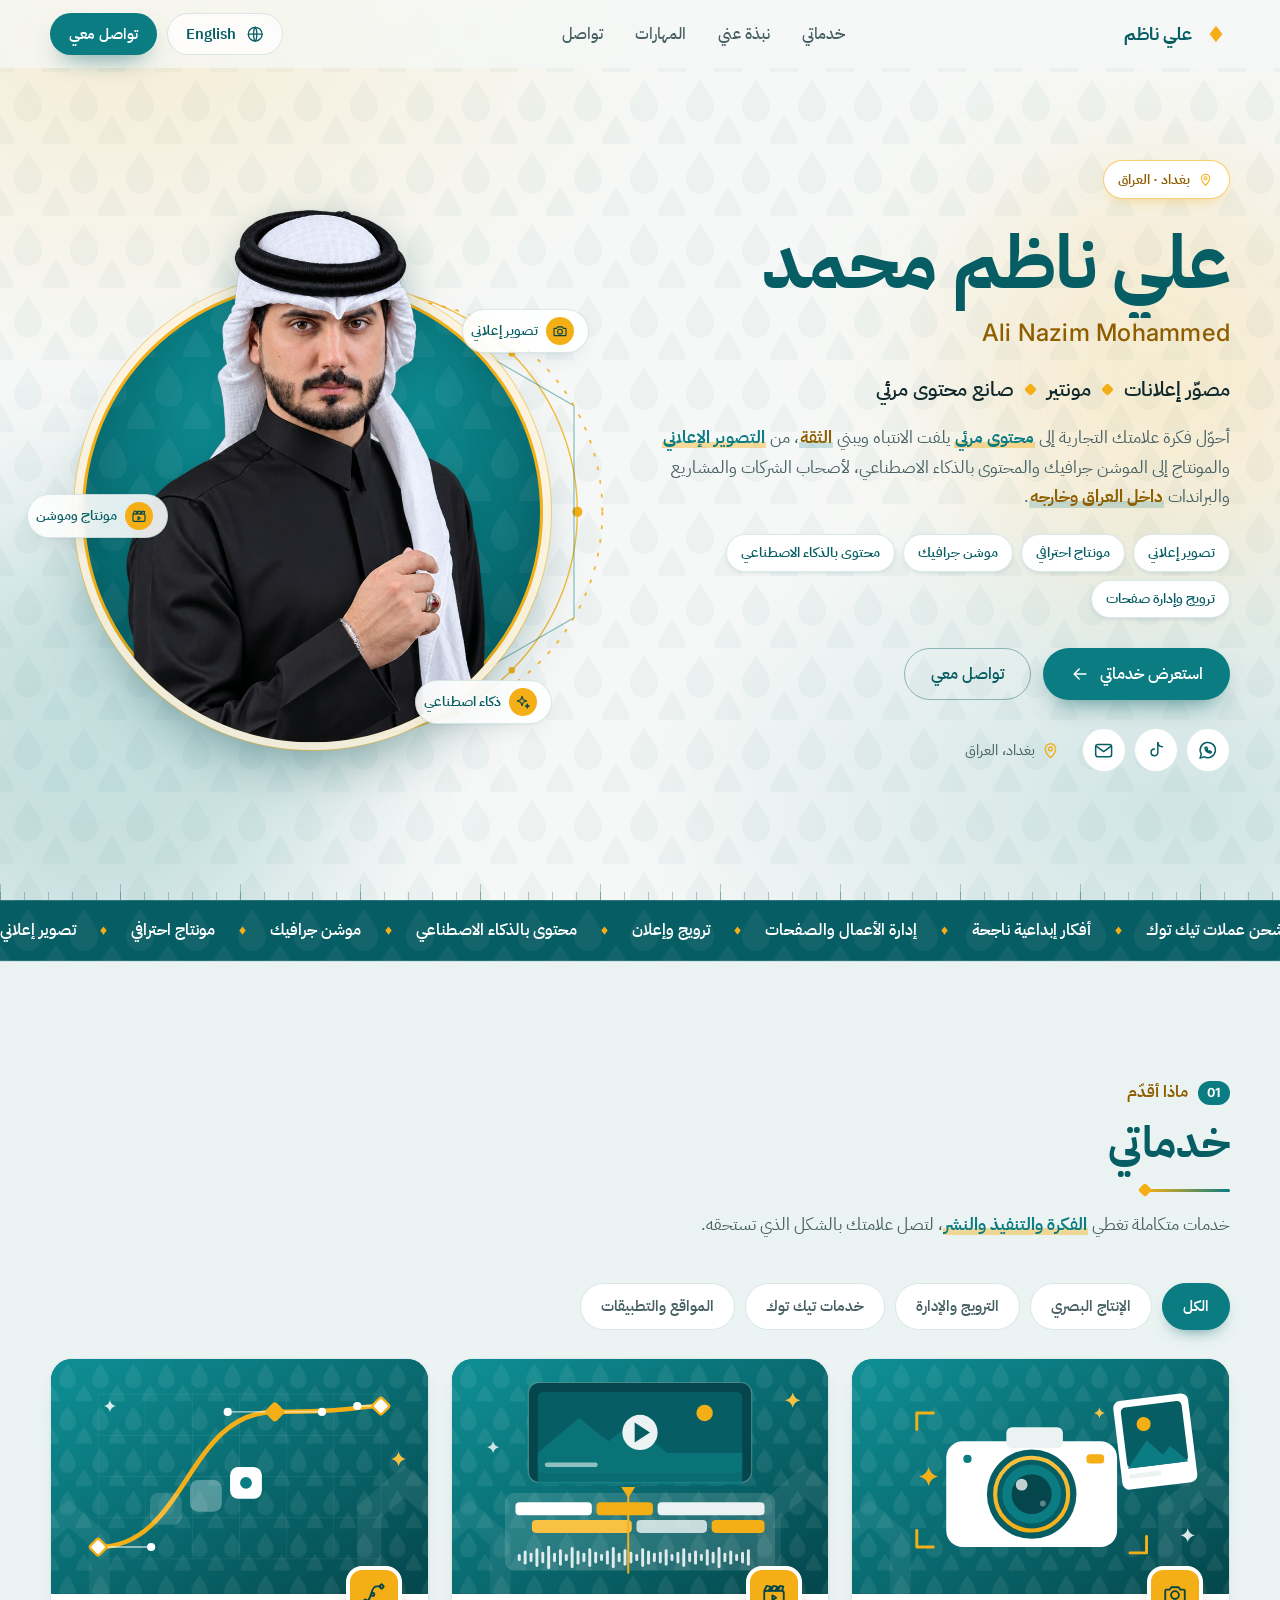
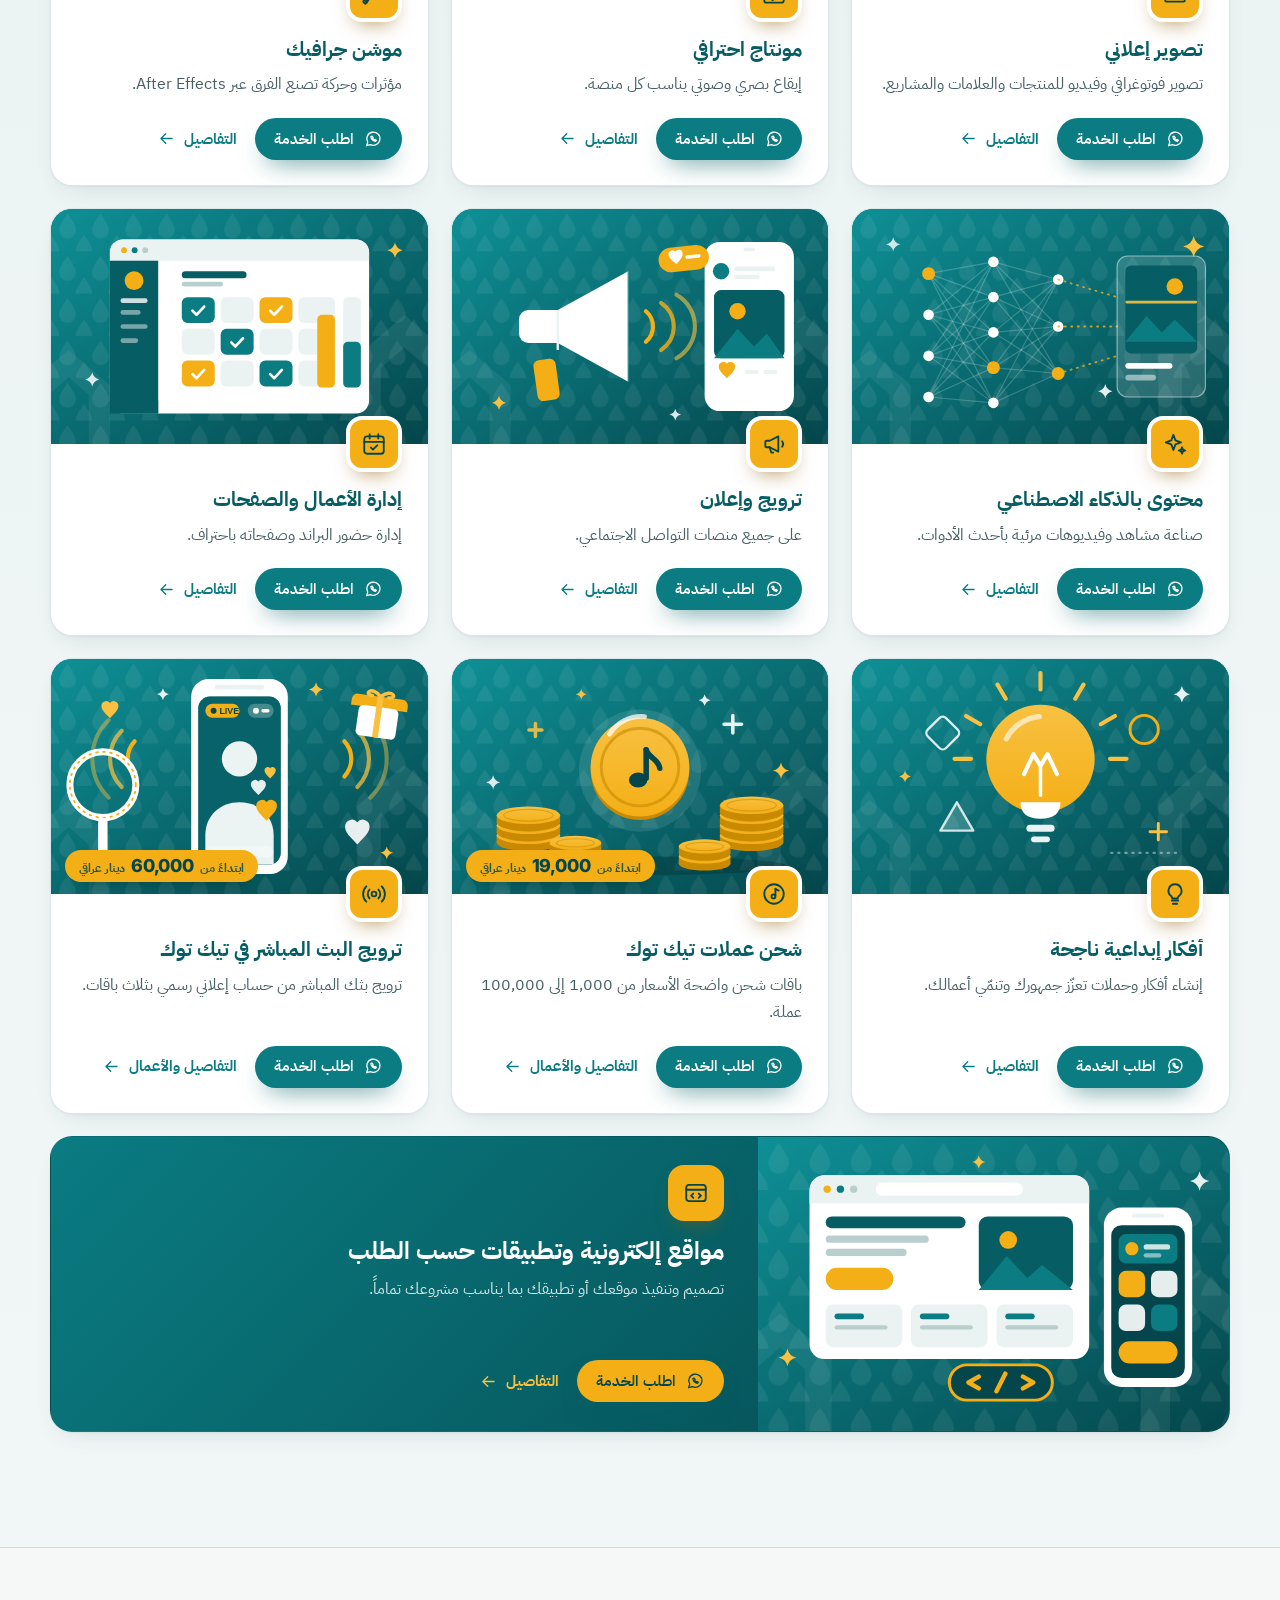
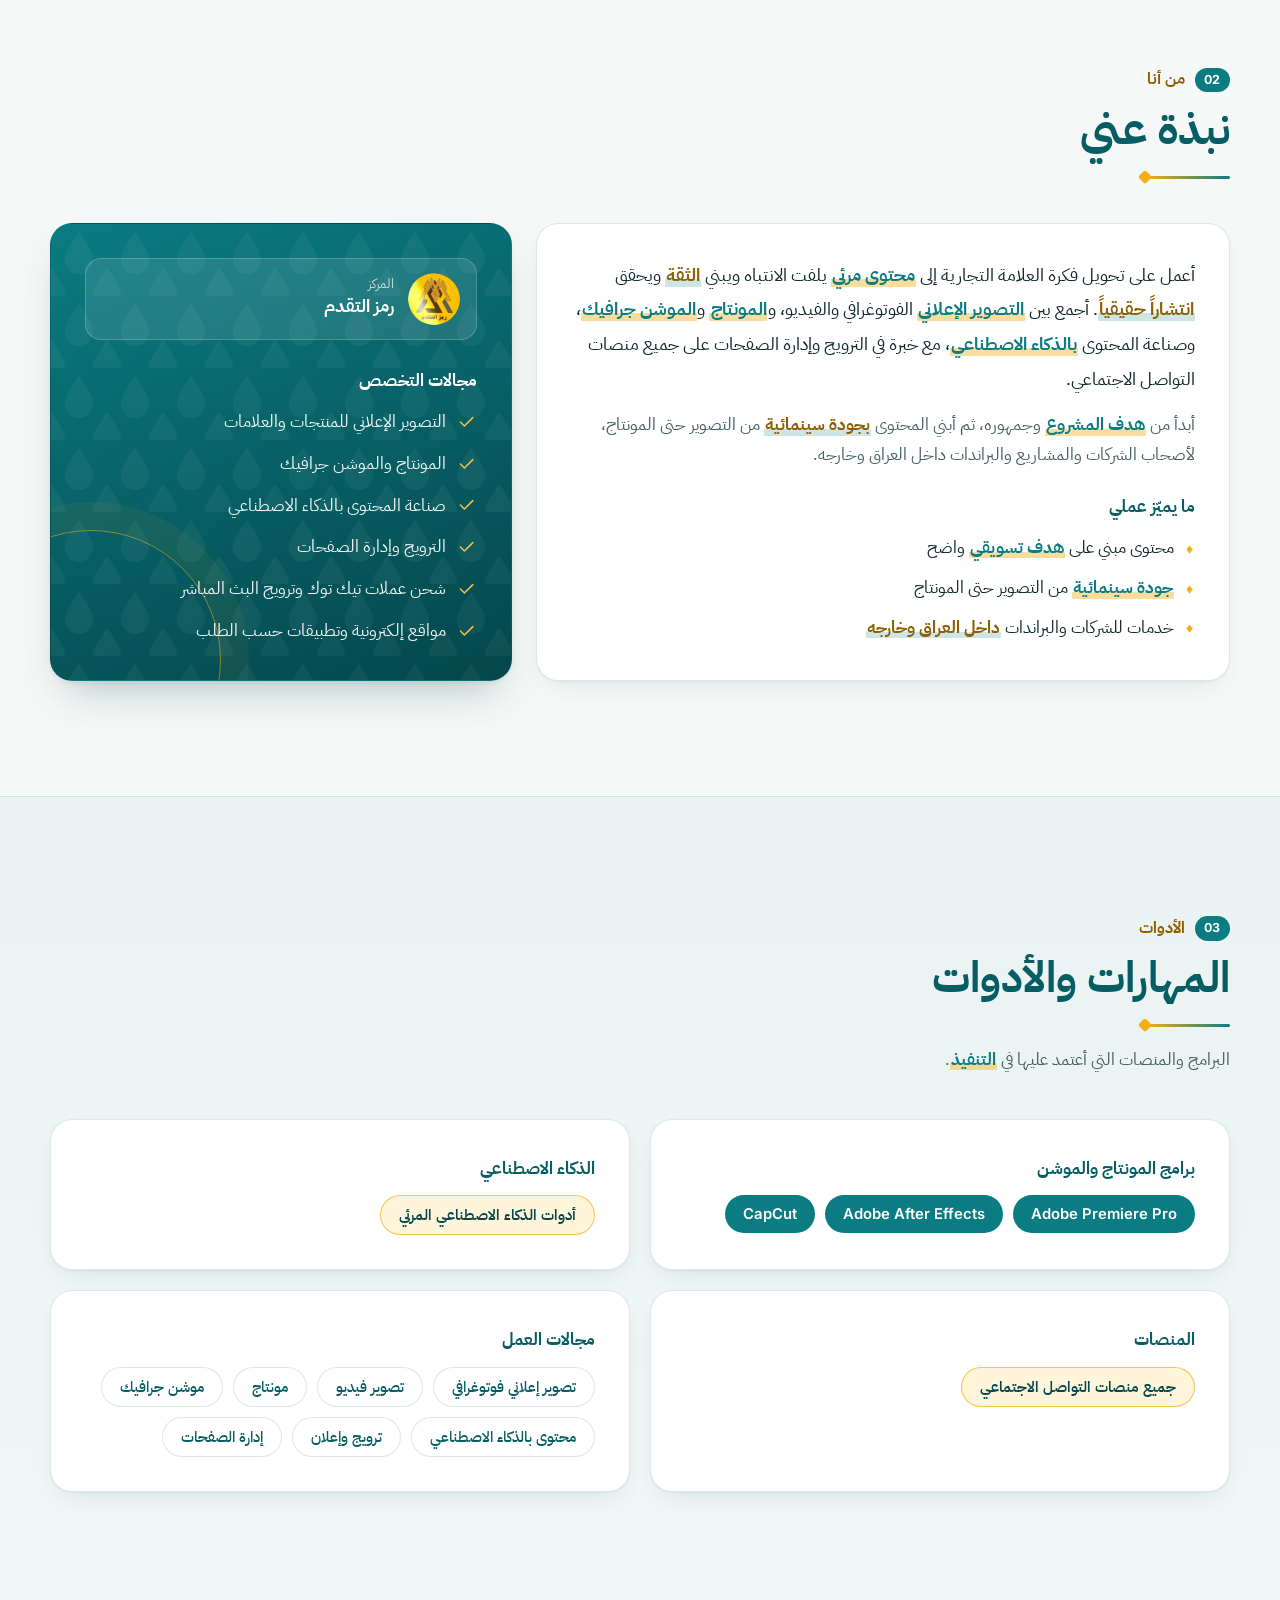
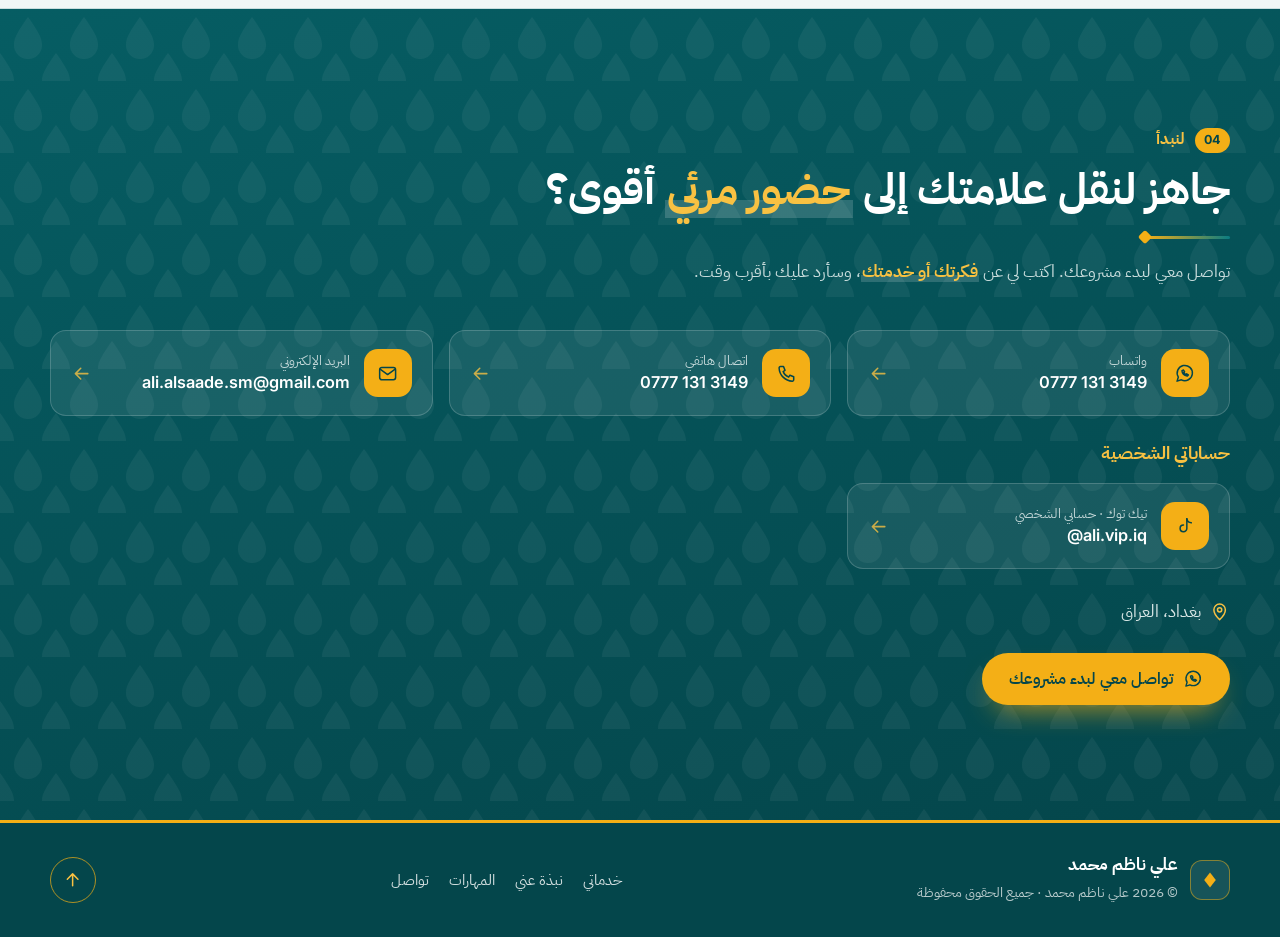
<file: index.html>
<!DOCTYPE html>
<html lang="ar" dir="rtl">
<head>
<meta charset="utf-8">
<meta name="viewport" content="width=device-width, initial-scale=1">
<title>علي ناظم محمد | مصوّر إعلانات ومونتير وصانع محتوى مرئي — بغداد</title>
<meta name="description" content="علي ناظم محمد، مصوّر إعلانات ومونتير وصانع محتوى مرئي في بغداد. تصوير إعلاني، مونتاج، موشن جرافيك، محتوى بالذكاء الاصطناعي، وترويج وإدارة صفحات للشركات والبراندات.">
<meta name="theme-color" content="#065D63">
<meta property="og:type" content="profile">
<meta property="og:title" content="علي ناظم محمد | مصوّر إعلانات ومونتير وصانع محتوى مرئي">
<meta property="og:description" content="تصوير إعلاني، مونتاج، موشن جرافيك، محتوى بالذكاء الاصطناعي، وترويج وإدارة صفحات للشركات والبراندات في العراق وخارجه.">
<meta property="og:image" content="assets/img/og.jpg">
<meta property="og:locale" content="ar_IQ">
<meta name="twitter:card" content="summary_large_image">
<link rel="icon" href="assets/img/favicon.svg" type="image/svg+xml">
<link rel="preconnect" href="https://fonts.googleapis.com">
<link rel="preconnect" href="https://fonts.gstatic.com" crossorigin>
<link rel="preload" as="image" href="assets/img/portrait.webp" fetchpriority="high">
<link rel="stylesheet" href="https://fonts.googleapis.com/css2?family=IBM+Plex+Sans+Arabic:wght@400;500;600;700&family=Inter:wght@400;500;600;700&display=swap">
<link rel="stylesheet" href="css/style.css">
<script>document.documentElement.classList.add('js');</script>
<!--LD:START--><script type="application/ld+json">
{
  "@context": "https://schema.org",
  "@type": "Person",
  "name": "علي ناظم محمد",
  "alternateName": "Ali Nazim Mohammed",
  "jobTitle": "مصوّر إعلانات / مونتير / صانع محتوى مرئي",
  "image": "assets/img/portrait.png",
  "email": "mailto:ali.alsaade.sm@gmail.com",
  "telephone": "+9647771313149",
  "address": {
    "@type": "PostalAddress",
    "addressLocality": "Baghdad",
    "addressCountry": "IQ"
  },
  "affiliation": {
    "@type": "Organization",
    "name": "رمز التقدم"
  },
  "knowsAbout": [
    "تصوير إعلاني",
    "مونتاج احترافي",
    "موشن جرافيك",
    "محتوى بالذكاء الاصطناعي",
    "ترويج وإدارة صفحات"
  ],
  "makesOffer": [
    {
      "@type": "Offer",
      "itemOffered": {
        "@type": "Service",
        "name": "تصوير إعلاني"
      }
    },
    {
      "@type": "Offer",
      "itemOffered": {
        "@type": "Service",
        "name": "مونتاج احترافي"
      }
    },
    {
      "@type": "Offer",
      "itemOffered": {
        "@type": "Service",
        "name": "موشن جرافيك"
      }
    },
    {
      "@type": "Offer",
      "itemOffered": {
        "@type": "Service",
        "name": "محتوى بالذكاء الاصطناعي"
      }
    },
    {
      "@type": "Offer",
      "itemOffered": {
        "@type": "Service",
        "name": "ترويج وإعلان"
      }
    },
    {
      "@type": "Offer",
      "itemOffered": {
        "@type": "Service",
        "name": "إدارة الأعمال والصفحات"
      }
    },
    {
      "@type": "Offer",
      "itemOffered": {
        "@type": "Service",
        "name": "أفكار إبداعية ناجحة"
      }
    },
    {
      "@type": "Offer",
      "itemOffered": {
        "@type": "Service",
        "name": "شحن عملات تيك توك"
      }
    },
    {
      "@type": "Offer",
      "itemOffered": {
        "@type": "Service",
        "name": "ترويج البث المباشر في تيك توك"
      }
    },
    {
      "@type": "Offer",
      "itemOffered": {
        "@type": "Service",
        "name": "مواقع إلكترونية وتطبيقات حسب الطلب"
      }
    }
  ],
  "sameAs": [
    "https://www.tiktok.com/@ali.vip.iq"
  ]
}
</script><!--LD:END-->
</head>
<body>
<a class="skip" href="#main" data-skip>الانتقال إلى المحتوى</a>
<div id="app" data-lang="ar" data-sig="2430438395ar"><!--APP:START--><header class="nav" id="top-nav"><div class="container nav__inner"><a class="nav__brand" href="#hero" aria-label="علي ناظم محمد"><span class="nav__mark" aria-hidden="true"><svg class="ic" viewBox="0 0 24 24" aria-hidden="true" focusable="false" fill="none" stroke="currentColor" stroke-width="1.7" stroke-linecap="round" stroke-linejoin="round"><path d="M12 3l7 9-7 9-7-9 7-9z"/></svg></span><span>علي ناظم</span></a><nav class="nav__links" aria-label="التنقل الرئيسي"><a class="nav__link" href="#services" data-spy="services">خدماتي</a><a class="nav__link" href="#about" data-spy="about">نبذة عني</a><a class="nav__link" href="#skills" data-spy="skills">المهارات</a><a class="nav__link" href="#contact" data-spy="contact">تواصل</a></nav><div class="nav__actions"><button class="btn btn--ghost btn--sm lang-btn" type="button" data-lang-switch="en" lang="en"><svg class="ic" viewBox="0 0 24 24" aria-hidden="true" focusable="false" fill="none" stroke="currentColor" stroke-width="1.7" stroke-linecap="round" stroke-linejoin="round"><circle cx="12" cy="12" r="9"/><path d="M3 12h18M12 3c2.8 3 2.8 15 0 18M12 3c-2.8 3-2.8 15 0 18"/></svg><span>English</span></button><a class="btn btn--primary btn--sm nav__cta" href="#contact"><span>تواصل معي</span></a><button class="nav__toggle" type="button" aria-expanded="false" aria-controls="mobile-menu" aria-label="القائمة"><svg class="ic ic--menu" viewBox="0 0 24 24" aria-hidden="true" focusable="false" fill="none" stroke="currentColor" stroke-width="1.7" stroke-linecap="round" stroke-linejoin="round"><path d="M4 7h16M4 12h16M4 17h16"/></svg><svg class="ic ic--x" viewBox="0 0 24 24" aria-hidden="true" focusable="false" fill="none" stroke="currentColor" stroke-width="1.7" stroke-linecap="round" stroke-linejoin="round"><path d="M6 6l12 12M18 6L6 18"/></svg></button></div></div><span class="nav__progress" aria-hidden="true"></span><div class="nav__panel" id="mobile-menu" hidden><div class="container"><a class="nav__link nav__link--m" href="#services" data-spy="services">خدماتي</a><a class="nav__link nav__link--m" href="#about" data-spy="about">نبذة عني</a><a class="nav__link nav__link--m" href="#skills" data-spy="skills">المهارات</a><a class="nav__link nav__link--m" href="#contact" data-spy="contact">تواصل</a><div class="nav__panel-actions"><button class="btn btn--ghost lang-btn" type="button" data-lang-switch="en" lang="en"><svg class="ic" viewBox="0 0 24 24" aria-hidden="true" focusable="false" fill="none" stroke="currentColor" stroke-width="1.7" stroke-linecap="round" stroke-linejoin="round"><circle cx="12" cy="12" r="9"/><path d="M3 12h18M12 3c2.8 3 2.8 15 0 18M12 3c-2.8 3-2.8 15 0 18"/></svg><span>English</span></button></div></div></div></header><main id="main"><section class="hero" id="hero" aria-labelledby="hero-name"><canvas class="net" aria-hidden="true"></canvas><div class="hero__glow hero__glow--1" aria-hidden="true"></div><div class="hero__glow hero__glow--2" aria-hidden="true"></div><div class="container hero__grid"><div class="hero__text"><span class="hero__eyebrow rise" style="--i:0"><svg class="ic" viewBox="0 0 24 24" aria-hidden="true" focusable="false" fill="none" stroke="currentColor" stroke-width="1.7" stroke-linecap="round" stroke-linejoin="round"><path d="M12 21s-6.5-5.6-6.5-11a6.5 6.5 0 0 1 13 0c0 5.4-6.5 11-6.5 11z"/><circle cx="12" cy="10" r="2.4"/></svg><span>بغداد · العراق</span></span><h1 class="hero__name" id="hero-name" aria-label="علي ناظم محمد"><span class="w"><span style="--k:0">علي</span></span> <span class="w"><span style="--k:1">ناظم</span></span> <span class="w"><span style="--k:2">محمد</span></span></h1><p class="hero__name-alt rise" style="--i:3" lang="en">Ali Nazim Mohammed</p><p class="hero__role rise" style="--i:4"><span class="role__i">مصوّر إعلانات</span><span class="role__i"><i class="dot" aria-hidden="true"></i>مونتير</span><span class="role__i"><i class="dot" aria-hidden="true"></i>صانع محتوى مرئي</span></p><p class="hero__bio rise" style="--i:5">أحوّل فكرة علامتك التجارية إلى <mark class="hl">محتوى مرئي</mark> يلفت الانتباه ويبني <mark class="hl hl--a">الثقة</mark>، من <mark class="hl">التصوير الإعلاني</mark> والمونتاج إلى الموشن جرافيك والمحتوى بالذكاء الاصطناعي، لأصحاب الشركات والمشاريع والبراندات <mark class="hl hl--a">داخل العراق وخارجه</mark>.</p><ul class="chips rise" style="--i:6"><li>تصوير إعلاني</li><li>مونتاج احترافي</li><li>موشن جرافيك</li><li>محتوى بالذكاء الاصطناعي</li><li>ترويج وإدارة صفحات</li></ul><div class="hero__cta rise" style="--i:7"><a class="btn btn--primary" href="#services"><span>استعرض خدماتي</span><svg class="ic ic--dir" viewBox="0 0 24 24" aria-hidden="true" focusable="false" fill="none" stroke="currentColor" stroke-width="1.7" stroke-linecap="round" stroke-linejoin="round"><path d="M5 12h14M13 6l6 6-6 6"/></svg></a><a class="btn btn--outline" href="#contact"><span>تواصل معي</span></a></div><div class="hero__meta rise" style="--i:8"><div class="social"><a class="social__a" href="https://wa.me/9647771313149?text=%D9%85%D8%B1%D8%AD%D8%A8%D8%A7%D9%8B%20%D8%B9%D9%84%D9%8A%D8%8C%20%D8%A3%D9%88%D8%AF%20%D8%A7%D9%84%D8%A7%D8%B3%D8%AA%D9%81%D8%B3%D8%A7%D8%B1%20%D8%B9%D9%86%20%D9%85%D8%B4%D8%B1%D9%88%D8%B9." target="_blank" rel="noopener" aria-label="واتساب"><svg class="ic" viewBox="0 0 24 24" aria-hidden="true" focusable="false" fill="none" stroke="currentColor" stroke-width="1.7" stroke-linecap="round" stroke-linejoin="round"><path d="M3.5 20.5l1.4-4.6A8.6 8.6 0 1 1 8.3 19L3.5 20.5z"/><path d="M9 8.6c.2 2.6 2.6 5.3 5.9 6.2l1.3-1.3-1.9-1.2-.9.7c-.9-.4-1.8-1.3-2.2-2.2l.7-.9-1.2-1.9L9 8.6z"/></svg></a><a class="social__a" href="https://www.tiktok.com/@ali.vip.iq" target="_blank" rel="noopener" aria-label="تيك توك"><svg class="ic" viewBox="0 0 24 24" aria-hidden="true" focusable="false" fill="none" stroke="currentColor" stroke-width="1.7" stroke-linecap="round" stroke-linejoin="round"><path d="M14.5 3v11a3.8 3.8 0 1 1-3.8-3.8"/><path d="M14.5 3c.3 2.6 2 4.4 5 4.7"/></svg></a><a class="social__a" href="mailto:ali.alsaade.sm@gmail.com" aria-label="البريد الإلكتروني"><svg class="ic" viewBox="0 0 24 24" aria-hidden="true" focusable="false" fill="none" stroke="currentColor" stroke-width="1.7" stroke-linecap="round" stroke-linejoin="round"><rect x="3" y="5" width="18" height="14" rx="2.5"/><path d="M3.5 7l8.5 6 8.5-6"/></svg></a></div><span class="loc"><svg class="ic" viewBox="0 0 24 24" aria-hidden="true" focusable="false" fill="none" stroke="currentColor" stroke-width="1.7" stroke-linecap="round" stroke-linejoin="round"><path d="M12 21s-6.5-5.6-6.5-11a6.5 6.5 0 0 1 13 0c0 5.4-6.5 11-6.5 11z"/><circle cx="12" cy="10" r="2.4"/></svg><span>بغداد، العراق</span></span></div></div><div class="hero__visual rise" style="--i:3"><div class="portrait" data-portrait><div class="portrait__aura" aria-hidden="true"></div><svg class="orbit orbit--a" viewBox="0 0 100 100" aria-hidden="true"><circle cx="50" cy="50" r="48.6" class="o-ring"/><circle cx="98.60" cy="50.00" r="1.1" class="o-dot"/><circle cx="84.37" cy="84.37" r="0.7" class="o-dot"/><circle cx="50.00" cy="98.60" r="1.1" class="o-dot"/><circle cx="15.63" cy="84.37" r="0.7" class="o-dot"/><circle cx="1.40" cy="50.00" r="1.1" class="o-dot"/><circle cx="15.63" cy="15.63" r="0.7" class="o-dot"/><circle cx="50.00" cy="1.40" r="1.1" class="o-dot"/><circle cx="84.37" cy="15.63" r="0.7" class="o-dot"/></svg><svg class="orbit orbit--b" viewBox="0 0 100 100" aria-hidden="true"><polygon points="50.00,4.00 89.84,27.00 89.84,73.00 50.00,96.00 10.16,73.00 10.16,27.00" class="o-hex"/><circle cx="50" cy="50" r="46" class="o-ring o-ring--dash"/></svg><div class="portrait__disc" aria-hidden="true"></div><div class="portrait__clip"><img class="portrait__img" src="assets/img/portrait.webp" width="720" height="1037" fetchpriority="high" decoding="async" alt="علي ناظم محمد"></div><span class="fchip fchip--1" aria-hidden="true"><span class="fchip__ic"><svg class="ic" viewBox="0 0 24 24" aria-hidden="true" focusable="false" fill="none" stroke="currentColor" stroke-width="1.7" stroke-linecap="round" stroke-linejoin="round"><path d="M4 8h3l1.6-2.2h6.8L17 8h3a1 1 0 0 1 1 1v9a1 1 0 0 1-1 1H4a1 1 0 0 1-1-1V9a1 1 0 0 1 1-1z"/><circle cx="12" cy="13" r="3.6"/></svg></span>تصوير إعلاني</span><span class="fchip fchip--2" aria-hidden="true"><span class="fchip__ic"><svg class="ic" viewBox="0 0 24 24" aria-hidden="true" focusable="false" fill="none" stroke="currentColor" stroke-width="1.7" stroke-linecap="round" stroke-linejoin="round"><rect x="3" y="9" width="18" height="11" rx="2"/><path d="M3 9l2.2-4.5 4 .9L7 9M9.2 9l2.2-4.5 4 .9L13.2 9M15.4 9l2.2-4.5 3 .7L19.4 9"/><path d="M10.5 13.2l3.5 2.3-3.5 2.3z"/></svg></span>مونتاج وموشن</span><span class="fchip fchip--3" aria-hidden="true"><span class="fchip__ic"><svg class="ic" viewBox="0 0 24 24" aria-hidden="true" focusable="false" fill="none" stroke="currentColor" stroke-width="1.7" stroke-linecap="round" stroke-linejoin="round"><path d="M10.5 3.5l1.9 5.1 5.1 1.9-5.1 1.9-1.9 5.1-1.9-5.1-5.1-1.9 5.1-1.9z"/><path d="M18.5 15l.8 2.2 2.2.8-2.2.8-.8 2.2-.8-2.2-2.2-.8 2.2-.8z"/></svg></span>ذكاء اصطناعي</span></div></div></div></section><div class="ticker" dir="ltr" aria-hidden="true"><ul class="ticker__track"><li><span>تصوير إعلاني</span><svg class="ic ic--tick" viewBox="0 0 24 24" aria-hidden="true" focusable="false" fill="none" stroke="currentColor" stroke-width="1.7" stroke-linecap="round" stroke-linejoin="round"><path d="M12 3l7 9-7 9-7-9 7-9z"/></svg></li><li><span>مونتاج احترافي</span><svg class="ic ic--tick" viewBox="0 0 24 24" aria-hidden="true" focusable="false" fill="none" stroke="currentColor" stroke-width="1.7" stroke-linecap="round" stroke-linejoin="round"><path d="M12 3l7 9-7 9-7-9 7-9z"/></svg></li><li><span>موشن جرافيك</span><svg class="ic ic--tick" viewBox="0 0 24 24" aria-hidden="true" focusable="false" fill="none" stroke="currentColor" stroke-width="1.7" stroke-linecap="round" stroke-linejoin="round"><path d="M12 3l7 9-7 9-7-9 7-9z"/></svg></li><li><span>محتوى بالذكاء الاصطناعي</span><svg class="ic ic--tick" viewBox="0 0 24 24" aria-hidden="true" focusable="false" fill="none" stroke="currentColor" stroke-width="1.7" stroke-linecap="round" stroke-linejoin="round"><path d="M12 3l7 9-7 9-7-9 7-9z"/></svg></li><li><span>ترويج وإعلان</span><svg class="ic ic--tick" viewBox="0 0 24 24" aria-hidden="true" focusable="false" fill="none" stroke="currentColor" stroke-width="1.7" stroke-linecap="round" stroke-linejoin="round"><path d="M12 3l7 9-7 9-7-9 7-9z"/></svg></li><li><span>إدارة الأعمال والصفحات</span><svg class="ic ic--tick" viewBox="0 0 24 24" aria-hidden="true" focusable="false" fill="none" stroke="currentColor" stroke-width="1.7" stroke-linecap="round" stroke-linejoin="round"><path d="M12 3l7 9-7 9-7-9 7-9z"/></svg></li><li><span>أفكار إبداعية ناجحة</span><svg class="ic ic--tick" viewBox="0 0 24 24" aria-hidden="true" focusable="false" fill="none" stroke="currentColor" stroke-width="1.7" stroke-linecap="round" stroke-linejoin="round"><path d="M12 3l7 9-7 9-7-9 7-9z"/></svg></li><li><span>شحن عملات تيك توك</span><svg class="ic ic--tick" viewBox="0 0 24 24" aria-hidden="true" focusable="false" fill="none" stroke="currentColor" stroke-width="1.7" stroke-linecap="round" stroke-linejoin="round"><path d="M12 3l7 9-7 9-7-9 7-9z"/></svg></li><li><span>ترويج البث المباشر في تيك توك</span><svg class="ic ic--tick" viewBox="0 0 24 24" aria-hidden="true" focusable="false" fill="none" stroke="currentColor" stroke-width="1.7" stroke-linecap="round" stroke-linejoin="round"><path d="M12 3l7 9-7 9-7-9 7-9z"/></svg></li><li><span>مواقع إلكترونية وتطبيقات حسب الطلب</span><svg class="ic ic--tick" viewBox="0 0 24 24" aria-hidden="true" focusable="false" fill="none" stroke="currentColor" stroke-width="1.7" stroke-linecap="round" stroke-linejoin="round"><path d="M12 3l7 9-7 9-7-9 7-9z"/></svg></li><li><span>تصوير إعلاني</span><svg class="ic ic--tick" viewBox="0 0 24 24" aria-hidden="true" focusable="false" fill="none" stroke="currentColor" stroke-width="1.7" stroke-linecap="round" stroke-linejoin="round"><path d="M12 3l7 9-7 9-7-9 7-9z"/></svg></li><li><span>مونتاج احترافي</span><svg class="ic ic--tick" viewBox="0 0 24 24" aria-hidden="true" focusable="false" fill="none" stroke="currentColor" stroke-width="1.7" stroke-linecap="round" stroke-linejoin="round"><path d="M12 3l7 9-7 9-7-9 7-9z"/></svg></li><li><span>موشن جرافيك</span><svg class="ic ic--tick" viewBox="0 0 24 24" aria-hidden="true" focusable="false" fill="none" stroke="currentColor" stroke-width="1.7" stroke-linecap="round" stroke-linejoin="round"><path d="M12 3l7 9-7 9-7-9 7-9z"/></svg></li><li><span>محتوى بالذكاء الاصطناعي</span><svg class="ic ic--tick" viewBox="0 0 24 24" aria-hidden="true" focusable="false" fill="none" stroke="currentColor" stroke-width="1.7" stroke-linecap="round" stroke-linejoin="round"><path d="M12 3l7 9-7 9-7-9 7-9z"/></svg></li><li><span>ترويج وإعلان</span><svg class="ic ic--tick" viewBox="0 0 24 24" aria-hidden="true" focusable="false" fill="none" stroke="currentColor" stroke-width="1.7" stroke-linecap="round" stroke-linejoin="round"><path d="M12 3l7 9-7 9-7-9 7-9z"/></svg></li><li><span>إدارة الأعمال والصفحات</span><svg class="ic ic--tick" viewBox="0 0 24 24" aria-hidden="true" focusable="false" fill="none" stroke="currentColor" stroke-width="1.7" stroke-linecap="round" stroke-linejoin="round"><path d="M12 3l7 9-7 9-7-9 7-9z"/></svg></li><li><span>أفكار إبداعية ناجحة</span><svg class="ic ic--tick" viewBox="0 0 24 24" aria-hidden="true" focusable="false" fill="none" stroke="currentColor" stroke-width="1.7" stroke-linecap="round" stroke-linejoin="round"><path d="M12 3l7 9-7 9-7-9 7-9z"/></svg></li><li><span>شحن عملات تيك توك</span><svg class="ic ic--tick" viewBox="0 0 24 24" aria-hidden="true" focusable="false" fill="none" stroke="currentColor" stroke-width="1.7" stroke-linecap="round" stroke-linejoin="round"><path d="M12 3l7 9-7 9-7-9 7-9z"/></svg></li><li><span>ترويج البث المباشر في تيك توك</span><svg class="ic ic--tick" viewBox="0 0 24 24" aria-hidden="true" focusable="false" fill="none" stroke="currentColor" stroke-width="1.7" stroke-linecap="round" stroke-linejoin="round"><path d="M12 3l7 9-7 9-7-9 7-9z"/></svg></li><li><span>مواقع إلكترونية وتطبيقات حسب الطلب</span><svg class="ic ic--tick" viewBox="0 0 24 24" aria-hidden="true" focusable="false" fill="none" stroke="currentColor" stroke-width="1.7" stroke-linecap="round" stroke-linejoin="round"><path d="M12 3l7 9-7 9-7-9 7-9z"/></svg></li><li><span>تصوير إعلاني</span><svg class="ic ic--tick" viewBox="0 0 24 24" aria-hidden="true" focusable="false" fill="none" stroke="currentColor" stroke-width="1.7" stroke-linecap="round" stroke-linejoin="round"><path d="M12 3l7 9-7 9-7-9 7-9z"/></svg></li><li><span>مونتاج احترافي</span><svg class="ic ic--tick" viewBox="0 0 24 24" aria-hidden="true" focusable="false" fill="none" stroke="currentColor" stroke-width="1.7" stroke-linecap="round" stroke-linejoin="round"><path d="M12 3l7 9-7 9-7-9 7-9z"/></svg></li><li><span>موشن جرافيك</span><svg class="ic ic--tick" viewBox="0 0 24 24" aria-hidden="true" focusable="false" fill="none" stroke="currentColor" stroke-width="1.7" stroke-linecap="round" stroke-linejoin="round"><path d="M12 3l7 9-7 9-7-9 7-9z"/></svg></li><li><span>محتوى بالذكاء الاصطناعي</span><svg class="ic ic--tick" viewBox="0 0 24 24" aria-hidden="true" focusable="false" fill="none" stroke="currentColor" stroke-width="1.7" stroke-linecap="round" stroke-linejoin="round"><path d="M12 3l7 9-7 9-7-9 7-9z"/></svg></li><li><span>ترويج وإعلان</span><svg class="ic ic--tick" viewBox="0 0 24 24" aria-hidden="true" focusable="false" fill="none" stroke="currentColor" stroke-width="1.7" stroke-linecap="round" stroke-linejoin="round"><path d="M12 3l7 9-7 9-7-9 7-9z"/></svg></li><li><span>إدارة الأعمال والصفحات</span><svg class="ic ic--tick" viewBox="0 0 24 24" aria-hidden="true" focusable="false" fill="none" stroke="currentColor" stroke-width="1.7" stroke-linecap="round" stroke-linejoin="round"><path d="M12 3l7 9-7 9-7-9 7-9z"/></svg></li><li><span>أفكار إبداعية ناجحة</span><svg class="ic ic--tick" viewBox="0 0 24 24" aria-hidden="true" focusable="false" fill="none" stroke="currentColor" stroke-width="1.7" stroke-linecap="round" stroke-linejoin="round"><path d="M12 3l7 9-7 9-7-9 7-9z"/></svg></li><li><span>شحن عملات تيك توك</span><svg class="ic ic--tick" viewBox="0 0 24 24" aria-hidden="true" focusable="false" fill="none" stroke="currentColor" stroke-width="1.7" stroke-linecap="round" stroke-linejoin="round"><path d="M12 3l7 9-7 9-7-9 7-9z"/></svg></li><li><span>ترويج البث المباشر في تيك توك</span><svg class="ic ic--tick" viewBox="0 0 24 24" aria-hidden="true" focusable="false" fill="none" stroke="currentColor" stroke-width="1.7" stroke-linecap="round" stroke-linejoin="round"><path d="M12 3l7 9-7 9-7-9 7-9z"/></svg></li><li><span>مواقع إلكترونية وتطبيقات حسب الطلب</span><svg class="ic ic--tick" viewBox="0 0 24 24" aria-hidden="true" focusable="false" fill="none" stroke="currentColor" stroke-width="1.7" stroke-linecap="round" stroke-linejoin="round"><path d="M12 3l7 9-7 9-7-9 7-9z"/></svg></li><li><span>تصوير إعلاني</span><svg class="ic ic--tick" viewBox="0 0 24 24" aria-hidden="true" focusable="false" fill="none" stroke="currentColor" stroke-width="1.7" stroke-linecap="round" stroke-linejoin="round"><path d="M12 3l7 9-7 9-7-9 7-9z"/></svg></li><li><span>مونتاج احترافي</span><svg class="ic ic--tick" viewBox="0 0 24 24" aria-hidden="true" focusable="false" fill="none" stroke="currentColor" stroke-width="1.7" stroke-linecap="round" stroke-linejoin="round"><path d="M12 3l7 9-7 9-7-9 7-9z"/></svg></li><li><span>موشن جرافيك</span><svg class="ic ic--tick" viewBox="0 0 24 24" aria-hidden="true" focusable="false" fill="none" stroke="currentColor" stroke-width="1.7" stroke-linecap="round" stroke-linejoin="round"><path d="M12 3l7 9-7 9-7-9 7-9z"/></svg></li><li><span>محتوى بالذكاء الاصطناعي</span><svg class="ic ic--tick" viewBox="0 0 24 24" aria-hidden="true" focusable="false" fill="none" stroke="currentColor" stroke-width="1.7" stroke-linecap="round" stroke-linejoin="round"><path d="M12 3l7 9-7 9-7-9 7-9z"/></svg></li><li><span>ترويج وإعلان</span><svg class="ic ic--tick" viewBox="0 0 24 24" aria-hidden="true" focusable="false" fill="none" stroke="currentColor" stroke-width="1.7" stroke-linecap="round" stroke-linejoin="round"><path d="M12 3l7 9-7 9-7-9 7-9z"/></svg></li><li><span>إدارة الأعمال والصفحات</span><svg class="ic ic--tick" viewBox="0 0 24 24" aria-hidden="true" focusable="false" fill="none" stroke="currentColor" stroke-width="1.7" stroke-linecap="round" stroke-linejoin="round"><path d="M12 3l7 9-7 9-7-9 7-9z"/></svg></li><li><span>أفكار إبداعية ناجحة</span><svg class="ic ic--tick" viewBox="0 0 24 24" aria-hidden="true" focusable="false" fill="none" stroke="currentColor" stroke-width="1.7" stroke-linecap="round" stroke-linejoin="round"><path d="M12 3l7 9-7 9-7-9 7-9z"/></svg></li><li><span>شحن عملات تيك توك</span><svg class="ic ic--tick" viewBox="0 0 24 24" aria-hidden="true" focusable="false" fill="none" stroke="currentColor" stroke-width="1.7" stroke-linecap="round" stroke-linejoin="round"><path d="M12 3l7 9-7 9-7-9 7-9z"/></svg></li><li><span>ترويج البث المباشر في تيك توك</span><svg class="ic ic--tick" viewBox="0 0 24 24" aria-hidden="true" focusable="false" fill="none" stroke="currentColor" stroke-width="1.7" stroke-linecap="round" stroke-linejoin="round"><path d="M12 3l7 9-7 9-7-9 7-9z"/></svg></li><li><span>مواقع إلكترونية وتطبيقات حسب الطلب</span><svg class="ic ic--tick" viewBox="0 0 24 24" aria-hidden="true" focusable="false" fill="none" stroke="currentColor" stroke-width="1.7" stroke-linecap="round" stroke-linejoin="round"><path d="M12 3l7 9-7 9-7-9 7-9z"/></svg></li></ul></div><section class="section section--tint" id="services" aria-labelledby="services-t"><div class="container"><header class="sec-head reveal"><span class="eyebrow">ماذا أقدّم</span><h2 class="sec-title" id="services-t">خدماتي</h2><span class="gold-rule" aria-hidden="true"></span><p class="sec-sub">خدمات متكاملة تغطي <mark class="hl">الفكرة والتنفيذ والنشر</mark>، لتصل علامتك بالشكل الذي تستحقه.</p></header><div class="filters reveal" role="group" aria-label="خدماتي"><button type="button" class="chip-btn is-active" data-filter="all" aria-pressed="true">الكل</button><button type="button" class="chip-btn" data-filter="visual" aria-pressed="false">الإنتاج البصري</button><button type="button" class="chip-btn" data-filter="marketing" aria-pressed="false">الترويج والإدارة</button><button type="button" class="chip-btn" data-filter="tiktok" aria-pressed="false">خدمات تيك توك</button><button type="button" class="chip-btn" data-filter="dev" aria-pressed="false">المواقع والتطبيقات</button></div><div class="svc-grid" data-f="all"><article class="svc reveal" style="--d:0s" data-cat="visual"><div class="svc__media"><img src="assets/services/photo.svg" width="640" height="400" alt="" loading="lazy" decoding="async"></div><div class="svc__body"><span class="svc__ic"><svg class="ic" viewBox="0 0 24 24" aria-hidden="true" focusable="false" fill="none" stroke="currentColor" stroke-width="1.7" stroke-linecap="round" stroke-linejoin="round"><path d="M4 8h3l1.6-2.2h6.8L17 8h3a1 1 0 0 1 1 1v9a1 1 0 0 1-1 1H4a1 1 0 0 1-1-1V9a1 1 0 0 1 1-1z"/><circle cx="12" cy="13" r="3.6"/></svg></span><div class="svc__wrap"><h3 class="svc__t">تصوير إعلاني</h3><p class="svc__d">تصوير فوتوغرافي وفيديو للمنتجات والعلامات والمشاريع.</p></div><div class="svc__actions"><a class="btn btn--primary btn--sm svc__order" target="_blank" rel="noopener" href="https://wa.me/9647771313149?text=%D9%85%D8%B1%D8%AD%D8%A8%D8%A7%D9%8B%20%D8%B9%D9%84%D9%8A%D8%8C%20%D8%A3%D9%88%D8%AF%20%D8%B7%D9%84%D8%A8%20%D8%AE%D8%AF%D9%85%D8%A9%3A%20%D8%AA%D8%B5%D9%88%D9%8A%D8%B1%20%D8%A5%D8%B9%D9%84%D8%A7%D9%86%D9%8A"><svg class="ic" viewBox="0 0 24 24" aria-hidden="true" focusable="false" fill="none" stroke="currentColor" stroke-width="1.7" stroke-linecap="round" stroke-linejoin="round"><path d="M3.5 20.5l1.4-4.6A8.6 8.6 0 1 1 8.3 19L3.5 20.5z"/><path d="M9 8.6c.2 2.6 2.6 5.3 5.9 6.2l1.3-1.3-1.9-1.2-.9.7c-.9-.4-1.8-1.3-2.2-2.2l.7-.9-1.2-1.9L9 8.6z"/></svg><span>اطلب الخدمة</span></a><button type="button" class="svc__btn" data-service="photo" aria-haspopup="dialog"><span>التفاصيل</span><svg class="ic ic--dir" viewBox="0 0 24 24" aria-hidden="true" focusable="false" fill="none" stroke="currentColor" stroke-width="1.7" stroke-linecap="round" stroke-linejoin="round"><path d="M5 12h14M13 6l6 6-6 6"/></svg></button></div></div></article><article class="svc reveal" style="--d:0.07s" data-cat="visual"><div class="svc__media"><img src="assets/services/editing.svg" width="640" height="400" alt="" loading="lazy" decoding="async"></div><div class="svc__body"><span class="svc__ic"><svg class="ic" viewBox="0 0 24 24" aria-hidden="true" focusable="false" fill="none" stroke="currentColor" stroke-width="1.7" stroke-linecap="round" stroke-linejoin="round"><rect x="3" y="9" width="18" height="11" rx="2"/><path d="M3 9l2.2-4.5 4 .9L7 9M9.2 9l2.2-4.5 4 .9L13.2 9M15.4 9l2.2-4.5 3 .7L19.4 9"/><path d="M10.5 13.2l3.5 2.3-3.5 2.3z"/></svg></span><div class="svc__wrap"><h3 class="svc__t">مونتاج احترافي</h3><p class="svc__d">إيقاع بصري وصوتي يناسب كل منصة.</p></div><div class="svc__actions"><a class="btn btn--primary btn--sm svc__order" target="_blank" rel="noopener" href="https://wa.me/9647771313149?text=%D9%85%D8%B1%D8%AD%D8%A8%D8%A7%D9%8B%20%D8%B9%D9%84%D9%8A%D8%8C%20%D8%A3%D9%88%D8%AF%20%D8%B7%D9%84%D8%A8%20%D8%AE%D8%AF%D9%85%D8%A9%3A%20%D9%85%D9%88%D9%86%D8%AA%D8%A7%D8%AC%20%D8%A7%D8%AD%D8%AA%D8%B1%D8%A7%D9%81%D9%8A"><svg class="ic" viewBox="0 0 24 24" aria-hidden="true" focusable="false" fill="none" stroke="currentColor" stroke-width="1.7" stroke-linecap="round" stroke-linejoin="round"><path d="M3.5 20.5l1.4-4.6A8.6 8.6 0 1 1 8.3 19L3.5 20.5z"/><path d="M9 8.6c.2 2.6 2.6 5.3 5.9 6.2l1.3-1.3-1.9-1.2-.9.7c-.9-.4-1.8-1.3-2.2-2.2l.7-.9-1.2-1.9L9 8.6z"/></svg><span>اطلب الخدمة</span></a><button type="button" class="svc__btn" data-service="editing" aria-haspopup="dialog"><span>التفاصيل</span><svg class="ic ic--dir" viewBox="0 0 24 24" aria-hidden="true" focusable="false" fill="none" stroke="currentColor" stroke-width="1.7" stroke-linecap="round" stroke-linejoin="round"><path d="M5 12h14M13 6l6 6-6 6"/></svg></button></div></div></article><article class="svc reveal" style="--d:0.14s" data-cat="visual"><div class="svc__media"><img src="assets/services/motion.svg" width="640" height="400" alt="" loading="lazy" decoding="async"></div><div class="svc__body"><span class="svc__ic"><svg class="ic" viewBox="0 0 24 24" aria-hidden="true" focusable="false" fill="none" stroke="currentColor" stroke-width="1.7" stroke-linecap="round" stroke-linejoin="round"><path d="M4 19c6.5 0 4.5-14 10-14h4"/><rect x="2.4" y="17.4" width="3.2" height="3.2" rx=".8" transform="rotate(45 4 19)"/><rect x="17.4" y="3.4" width="3.2" height="3.2" rx=".8" transform="rotate(45 19 5)"/><circle cx="11" cy="12.5" r="1.4"/></svg></span><div class="svc__wrap"><h3 class="svc__t">موشن جرافيك</h3><p class="svc__d">مؤثرات وحركة تصنع الفرق عبر After Effects.</p></div><div class="svc__actions"><a class="btn btn--primary btn--sm svc__order" target="_blank" rel="noopener" href="https://wa.me/9647771313149?text=%D9%85%D8%B1%D8%AD%D8%A8%D8%A7%D9%8B%20%D8%B9%D9%84%D9%8A%D8%8C%20%D8%A3%D9%88%D8%AF%20%D8%B7%D9%84%D8%A8%20%D8%AE%D8%AF%D9%85%D8%A9%3A%20%D9%85%D9%88%D8%B4%D9%86%20%D8%AC%D8%B1%D8%A7%D9%81%D9%8A%D9%83"><svg class="ic" viewBox="0 0 24 24" aria-hidden="true" focusable="false" fill="none" stroke="currentColor" stroke-width="1.7" stroke-linecap="round" stroke-linejoin="round"><path d="M3.5 20.5l1.4-4.6A8.6 8.6 0 1 1 8.3 19L3.5 20.5z"/><path d="M9 8.6c.2 2.6 2.6 5.3 5.9 6.2l1.3-1.3-1.9-1.2-.9.7c-.9-.4-1.8-1.3-2.2-2.2l.7-.9-1.2-1.9L9 8.6z"/></svg><span>اطلب الخدمة</span></a><button type="button" class="svc__btn" data-service="motion" aria-haspopup="dialog"><span>التفاصيل</span><svg class="ic ic--dir" viewBox="0 0 24 24" aria-hidden="true" focusable="false" fill="none" stroke="currentColor" stroke-width="1.7" stroke-linecap="round" stroke-linejoin="round"><path d="M5 12h14M13 6l6 6-6 6"/></svg></button></div></div></article><article class="svc reveal" style="--d:0s" data-cat="visual"><div class="svc__media"><img src="assets/services/ai.svg" width="640" height="400" alt="" loading="lazy" decoding="async"></div><div class="svc__body"><span class="svc__ic"><svg class="ic" viewBox="0 0 24 24" aria-hidden="true" focusable="false" fill="none" stroke="currentColor" stroke-width="1.7" stroke-linecap="round" stroke-linejoin="round"><path d="M10.5 3.5l1.9 5.1 5.1 1.9-5.1 1.9-1.9 5.1-1.9-5.1-5.1-1.9 5.1-1.9z"/><path d="M18.5 15l.8 2.2 2.2.8-2.2.8-.8 2.2-.8-2.2-2.2-.8 2.2-.8z"/></svg></span><div class="svc__wrap"><h3 class="svc__t">محتوى بالذكاء الاصطناعي</h3><p class="svc__d">صناعة مشاهد وفيديوهات مرئية بأحدث الأدوات.</p></div><div class="svc__actions"><a class="btn btn--primary btn--sm svc__order" target="_blank" rel="noopener" href="https://wa.me/9647771313149?text=%D9%85%D8%B1%D8%AD%D8%A8%D8%A7%D9%8B%20%D8%B9%D9%84%D9%8A%D8%8C%20%D8%A3%D9%88%D8%AF%20%D8%B7%D9%84%D8%A8%20%D8%AE%D8%AF%D9%85%D8%A9%3A%20%D9%85%D8%AD%D8%AA%D9%88%D9%89%20%D8%A8%D8%A7%D9%84%D8%B0%D9%83%D8%A7%D8%A1%20%D8%A7%D9%84%D8%A7%D8%B5%D8%B7%D9%86%D8%A7%D8%B9%D9%8A"><svg class="ic" viewBox="0 0 24 24" aria-hidden="true" focusable="false" fill="none" stroke="currentColor" stroke-width="1.7" stroke-linecap="round" stroke-linejoin="round"><path d="M3.5 20.5l1.4-4.6A8.6 8.6 0 1 1 8.3 19L3.5 20.5z"/><path d="M9 8.6c.2 2.6 2.6 5.3 5.9 6.2l1.3-1.3-1.9-1.2-.9.7c-.9-.4-1.8-1.3-2.2-2.2l.7-.9-1.2-1.9L9 8.6z"/></svg><span>اطلب الخدمة</span></a><button type="button" class="svc__btn" data-service="ai" aria-haspopup="dialog"><span>التفاصيل</span><svg class="ic ic--dir" viewBox="0 0 24 24" aria-hidden="true" focusable="false" fill="none" stroke="currentColor" stroke-width="1.7" stroke-linecap="round" stroke-linejoin="round"><path d="M5 12h14M13 6l6 6-6 6"/></svg></button></div></div></article><article class="svc reveal" style="--d:0.07s" data-cat="marketing"><div class="svc__media"><img src="assets/services/promo.svg" width="640" height="400" alt="" loading="lazy" decoding="async"></div><div class="svc__body"><span class="svc__ic"><svg class="ic" viewBox="0 0 24 24" aria-hidden="true" focusable="false" fill="none" stroke="currentColor" stroke-width="1.7" stroke-linecap="round" stroke-linejoin="round"><path d="M4 10v4a1 1 0 0 0 1 1h3l8 4V5L8 9H5a1 1 0 0 0-1 1z"/><path d="M19.5 9.5a4 4 0 0 1 0 5M8 15l1.2 4.2a1 1 0 0 0 1 .8h1"/></svg></span><div class="svc__wrap"><h3 class="svc__t">ترويج وإعلان</h3><p class="svc__d">على جميع منصات التواصل الاجتماعي.</p></div><div class="svc__actions"><a class="btn btn--primary btn--sm svc__order" target="_blank" rel="noopener" href="https://wa.me/9647771313149?text=%D9%85%D8%B1%D8%AD%D8%A8%D8%A7%D9%8B%20%D8%B9%D9%84%D9%8A%D8%8C%20%D8%A3%D9%88%D8%AF%20%D8%B7%D9%84%D8%A8%20%D8%AE%D8%AF%D9%85%D8%A9%3A%20%D8%AA%D8%B1%D9%88%D9%8A%D8%AC%20%D9%88%D8%A5%D8%B9%D9%84%D8%A7%D9%86"><svg class="ic" viewBox="0 0 24 24" aria-hidden="true" focusable="false" fill="none" stroke="currentColor" stroke-width="1.7" stroke-linecap="round" stroke-linejoin="round"><path d="M3.5 20.5l1.4-4.6A8.6 8.6 0 1 1 8.3 19L3.5 20.5z"/><path d="M9 8.6c.2 2.6 2.6 5.3 5.9 6.2l1.3-1.3-1.9-1.2-.9.7c-.9-.4-1.8-1.3-2.2-2.2l.7-.9-1.2-1.9L9 8.6z"/></svg><span>اطلب الخدمة</span></a><button type="button" class="svc__btn" data-service="promo" aria-haspopup="dialog"><span>التفاصيل</span><svg class="ic ic--dir" viewBox="0 0 24 24" aria-hidden="true" focusable="false" fill="none" stroke="currentColor" stroke-width="1.7" stroke-linecap="round" stroke-linejoin="round"><path d="M5 12h14M13 6l6 6-6 6"/></svg></button></div></div></article><article class="svc reveal" style="--d:0.14s" data-cat="marketing"><div class="svc__media"><img src="assets/services/manage.svg" width="640" height="400" alt="" loading="lazy" decoding="async"></div><div class="svc__body"><span class="svc__ic"><svg class="ic" viewBox="0 0 24 24" aria-hidden="true" focusable="false" fill="none" stroke="currentColor" stroke-width="1.7" stroke-linecap="round" stroke-linejoin="round"><rect x="3" y="5" width="18" height="16" rx="2.5"/><path d="M3 10h18M8 3v4M16 3v4M9 15.2l2 2 4-4"/></svg></span><div class="svc__wrap"><h3 class="svc__t">إدارة الأعمال والصفحات</h3><p class="svc__d">إدارة حضور البراند وصفحاته باحتراف.</p></div><div class="svc__actions"><a class="btn btn--primary btn--sm svc__order" target="_blank" rel="noopener" href="https://wa.me/9647771313149?text=%D9%85%D8%B1%D8%AD%D8%A8%D8%A7%D9%8B%20%D8%B9%D9%84%D9%8A%D8%8C%20%D8%A3%D9%88%D8%AF%20%D8%B7%D9%84%D8%A8%20%D8%AE%D8%AF%D9%85%D8%A9%3A%20%D8%A5%D8%AF%D8%A7%D8%B1%D8%A9%20%D8%A7%D9%84%D8%A3%D8%B9%D9%85%D8%A7%D9%84%20%D9%88%D8%A7%D9%84%D8%B5%D9%81%D8%AD%D8%A7%D8%AA"><svg class="ic" viewBox="0 0 24 24" aria-hidden="true" focusable="false" fill="none" stroke="currentColor" stroke-width="1.7" stroke-linecap="round" stroke-linejoin="round"><path d="M3.5 20.5l1.4-4.6A8.6 8.6 0 1 1 8.3 19L3.5 20.5z"/><path d="M9 8.6c.2 2.6 2.6 5.3 5.9 6.2l1.3-1.3-1.9-1.2-.9.7c-.9-.4-1.8-1.3-2.2-2.2l.7-.9-1.2-1.9L9 8.6z"/></svg><span>اطلب الخدمة</span></a><button type="button" class="svc__btn" data-service="manage" aria-haspopup="dialog"><span>التفاصيل</span><svg class="ic ic--dir" viewBox="0 0 24 24" aria-hidden="true" focusable="false" fill="none" stroke="currentColor" stroke-width="1.7" stroke-linecap="round" stroke-linejoin="round"><path d="M5 12h14M13 6l6 6-6 6"/></svg></button></div></div></article><article class="svc reveal" style="--d:0s" data-cat="marketing"><div class="svc__media"><img src="assets/services/ideas.svg" width="640" height="400" alt="" loading="lazy" decoding="async"></div><div class="svc__body"><span class="svc__ic"><svg class="ic" viewBox="0 0 24 24" aria-hidden="true" focusable="false" fill="none" stroke="currentColor" stroke-width="1.7" stroke-linecap="round" stroke-linejoin="round"><path d="M9 18h6M10 21h4M12 3a6 6 0 0 0-3.6 10.8c.7.6 1.1 1.4 1.1 2.2h5c0-.8.4-1.6 1.1-2.2A6 6 0 0 0 12 3z"/></svg></span><div class="svc__wrap"><h3 class="svc__t">أفكار إبداعية ناجحة</h3><p class="svc__d">إنشاء أفكار وحملات تعزّز جمهورك وتنمّي أعمالك.</p></div><div class="svc__actions"><a class="btn btn--primary btn--sm svc__order" target="_blank" rel="noopener" href="https://wa.me/9647771313149?text=%D9%85%D8%B1%D8%AD%D8%A8%D8%A7%D9%8B%20%D8%B9%D9%84%D9%8A%D8%8C%20%D8%A3%D9%88%D8%AF%20%D8%B7%D9%84%D8%A8%20%D8%AE%D8%AF%D9%85%D8%A9%3A%20%D8%A3%D9%81%D9%83%D8%A7%D8%B1%20%D8%A5%D8%A8%D8%AF%D8%A7%D8%B9%D9%8A%D8%A9%20%D9%86%D8%A7%D8%AC%D8%AD%D8%A9"><svg class="ic" viewBox="0 0 24 24" aria-hidden="true" focusable="false" fill="none" stroke="currentColor" stroke-width="1.7" stroke-linecap="round" stroke-linejoin="round"><path d="M3.5 20.5l1.4-4.6A8.6 8.6 0 1 1 8.3 19L3.5 20.5z"/><path d="M9 8.6c.2 2.6 2.6 5.3 5.9 6.2l1.3-1.3-1.9-1.2-.9.7c-.9-.4-1.8-1.3-2.2-2.2l.7-.9-1.2-1.9L9 8.6z"/></svg><span>اطلب الخدمة</span></a><button type="button" class="svc__btn" data-service="ideas" aria-haspopup="dialog"><span>التفاصيل</span><svg class="ic ic--dir" viewBox="0 0 24 24" aria-hidden="true" focusable="false" fill="none" stroke="currentColor" stroke-width="1.7" stroke-linecap="round" stroke-linejoin="round"><path d="M5 12h14M13 6l6 6-6 6"/></svg></button></div></div></article><article class="svc reveal svc--priced" style="--d:0.07s" data-cat="tiktok"><div class="svc__media"><img src="assets/services/tiktok-coins.svg" width="640" height="400" alt="" loading="lazy" decoding="async"><span class="svc__tag"><small>ابتداءً من</small><b>19,000</b><small>دينار عراقي</small></span></div><div class="svc__body"><span class="svc__ic"><svg class="ic" viewBox="0 0 24 24" aria-hidden="true" focusable="false" fill="none" stroke="currentColor" stroke-width="1.7" stroke-linecap="round" stroke-linejoin="round"><circle cx="12" cy="12" r="9"/><path d="M13.3 7.2v6.6"/><circle cx="11.5" cy="14.3" r="1.8"/><path d="M13.3 7.2c1 .9 2 1.4 3.1 1.6"/></svg></span><div class="svc__wrap"><h3 class="svc__t">شحن عملات تيك توك</h3><p class="svc__d">باقات شحن واضحة الأسعار من 1,000 إلى 100,000 عملة.</p></div><div class="svc__actions"><a class="btn btn--primary btn--sm svc__order" target="_blank" rel="noopener" href="https://wa.me/9647771313149?text=%D9%85%D8%B1%D8%AD%D8%A8%D8%A7%D9%8B%20%D8%B9%D9%84%D9%8A%D8%8C%20%D8%A3%D9%88%D8%AF%20%D8%B7%D9%84%D8%A8%20%D8%AE%D8%AF%D9%85%D8%A9%3A%20%D8%B4%D8%AD%D9%86%20%D8%B9%D9%85%D9%84%D8%A7%D8%AA%20%D8%AA%D9%8A%D9%83%20%D8%AA%D9%88%D9%83"><svg class="ic" viewBox="0 0 24 24" aria-hidden="true" focusable="false" fill="none" stroke="currentColor" stroke-width="1.7" stroke-linecap="round" stroke-linejoin="round"><path d="M3.5 20.5l1.4-4.6A8.6 8.6 0 1 1 8.3 19L3.5 20.5z"/><path d="M9 8.6c.2 2.6 2.6 5.3 5.9 6.2l1.3-1.3-1.9-1.2-.9.7c-.9-.4-1.8-1.3-2.2-2.2l.7-.9-1.2-1.9L9 8.6z"/></svg><span>اطلب الخدمة</span></a><button type="button" class="svc__btn" data-service="tiktok-coins" aria-haspopup="dialog"><span>التفاصيل والأعمال</span><svg class="ic ic--dir" viewBox="0 0 24 24" aria-hidden="true" focusable="false" fill="none" stroke="currentColor" stroke-width="1.7" stroke-linecap="round" stroke-linejoin="round"><path d="M5 12h14M13 6l6 6-6 6"/></svg></button></div></div></article><article class="svc reveal svc--priced" style="--d:0.14s" data-cat="tiktok"><div class="svc__media"><img src="assets/services/tiktok-live.svg" width="640" height="400" alt="" loading="lazy" decoding="async"><span class="svc__tag"><small>ابتداءً من</small><b>60,000</b><small>دينار عراقي</small></span></div><div class="svc__body"><span class="svc__ic"><svg class="ic" viewBox="0 0 24 24" aria-hidden="true" focusable="false" fill="none" stroke="currentColor" stroke-width="1.7" stroke-linecap="round" stroke-linejoin="round"><circle cx="12" cy="12" r="2.2"/><path d="M7.9 7.9a5.8 5.8 0 0 0 0 8.2M16.1 7.9a5.8 5.8 0 0 1 0 8.2M4.9 4.9a10 10 0 0 0 0 14.2M19.1 4.9a10 10 0 0 1 0 14.2"/></svg></span><div class="svc__wrap"><h3 class="svc__t">ترويج البث المباشر في تيك توك</h3><p class="svc__d">ترويج بثك المباشر من حساب إعلاني رسمي بثلاث باقات.</p></div><div class="svc__actions"><a class="btn btn--primary btn--sm svc__order" target="_blank" rel="noopener" href="https://wa.me/9647771313149?text=%D9%85%D8%B1%D8%AD%D8%A8%D8%A7%D9%8B%20%D8%B9%D9%84%D9%8A%D8%8C%20%D8%A3%D9%88%D8%AF%20%D8%B7%D9%84%D8%A8%20%D8%AE%D8%AF%D9%85%D8%A9%3A%20%D8%AA%D8%B1%D9%88%D9%8A%D8%AC%20%D8%A7%D9%84%D8%A8%D8%AB%20%D8%A7%D9%84%D9%85%D8%A8%D8%A7%D8%B4%D8%B1%20%D9%81%D9%8A%20%D8%AA%D9%8A%D9%83%20%D8%AA%D9%88%D9%83"><svg class="ic" viewBox="0 0 24 24" aria-hidden="true" focusable="false" fill="none" stroke="currentColor" stroke-width="1.7" stroke-linecap="round" stroke-linejoin="round"><path d="M3.5 20.5l1.4-4.6A8.6 8.6 0 1 1 8.3 19L3.5 20.5z"/><path d="M9 8.6c.2 2.6 2.6 5.3 5.9 6.2l1.3-1.3-1.9-1.2-.9.7c-.9-.4-1.8-1.3-2.2-2.2l.7-.9-1.2-1.9L9 8.6z"/></svg><span>اطلب الخدمة</span></a><button type="button" class="svc__btn" data-service="tiktok-live" aria-haspopup="dialog"><span>التفاصيل والأعمال</span><svg class="ic ic--dir" viewBox="0 0 24 24" aria-hidden="true" focusable="false" fill="none" stroke="currentColor" stroke-width="1.7" stroke-linecap="round" stroke-linejoin="round"><path d="M5 12h14M13 6l6 6-6 6"/></svg></button></div></div></article><article class="svc reveal svc--wide" style="--d:0s" data-cat="dev"><div class="svc__media"><img src="assets/services/web-apps.svg" width="640" height="400" alt="" loading="lazy" decoding="async"></div><div class="svc__body"><span class="svc__ic"><svg class="ic" viewBox="0 0 24 24" aria-hidden="true" focusable="false" fill="none" stroke="currentColor" stroke-width="1.7" stroke-linecap="round" stroke-linejoin="round"><rect x="3" y="4.5" width="18" height="15" rx="2.5"/><path d="M3 9h18M9.5 12.5L7.5 14.5l2 2M14.5 12.5l2 2-2 2"/></svg></span><div class="svc__wrap"><h3 class="svc__t">مواقع إلكترونية وتطبيقات حسب الطلب</h3><p class="svc__d">تصميم وتنفيذ موقعك أو تطبيقك بما يناسب مشروعك تماماً.</p></div><div class="svc__actions"><a class="btn btn--primary btn--sm svc__order" target="_blank" rel="noopener" href="https://wa.me/9647771313149?text=%D9%85%D8%B1%D8%AD%D8%A8%D8%A7%D9%8B%20%D8%B9%D9%84%D9%8A%D8%8C%20%D8%A3%D9%88%D8%AF%20%D8%B7%D9%84%D8%A8%20%D8%AE%D8%AF%D9%85%D8%A9%3A%20%D9%85%D9%88%D8%A7%D9%82%D8%B9%20%D8%A5%D9%84%D9%83%D8%AA%D8%B1%D9%88%D9%86%D9%8A%D8%A9%20%D9%88%D8%AA%D8%B7%D8%A8%D9%8A%D9%82%D8%A7%D8%AA%20%D8%AD%D8%B3%D8%A8%20%D8%A7%D9%84%D8%B7%D9%84%D8%A8"><svg class="ic" viewBox="0 0 24 24" aria-hidden="true" focusable="false" fill="none" stroke="currentColor" stroke-width="1.7" stroke-linecap="round" stroke-linejoin="round"><path d="M3.5 20.5l1.4-4.6A8.6 8.6 0 1 1 8.3 19L3.5 20.5z"/><path d="M9 8.6c.2 2.6 2.6 5.3 5.9 6.2l1.3-1.3-1.9-1.2-.9.7c-.9-.4-1.8-1.3-2.2-2.2l.7-.9-1.2-1.9L9 8.6z"/></svg><span>اطلب الخدمة</span></a><button type="button" class="svc__btn" data-service="web-apps" aria-haspopup="dialog"><span>التفاصيل</span><svg class="ic ic--dir" viewBox="0 0 24 24" aria-hidden="true" focusable="false" fill="none" stroke="currentColor" stroke-width="1.7" stroke-linecap="round" stroke-linejoin="round"><path d="M5 12h14M13 6l6 6-6 6"/></svg></button></div></div></article></div></div></section><section class="section" id="about" aria-labelledby="about-t"><div class="container"><header class="sec-head reveal"><span class="eyebrow">من أنا</span><h2 class="sec-title" id="about-t">نبذة عني</h2><span class="gold-rule" aria-hidden="true"></span></header><div class="about__grid"><article class="card card--main reveal"><p class="lead">أعمل على تحويل فكرة العلامة التجارية إلى <mark class="hl">محتوى مرئي</mark> يلفت الانتباه ويبني <mark class="hl hl--a">الثقة</mark> ويحقق <mark class="hl hl--a">انتشاراً حقيقياً</mark>. أجمع بين <mark class="hl">التصوير الإعلاني</mark> الفوتوغرافي والفيديو، و<mark class="hl">المونتاج</mark> و<mark class="hl">الموشن جرافيك</mark>، وصناعة المحتوى <mark class="hl">بالذكاء الاصطناعي</mark>، مع خبرة في الترويج وإدارة الصفحات على جميع منصات التواصل الاجتماعي.</p><p>أبدأ من <mark class="hl">هدف المشروع</mark> وجمهوره، ثم أبني المحتوى <mark class="hl hl--a">بجودة سينمائية</mark> من التصوير حتى المونتاج، لأصحاب الشركات والمشاريع والبراندات داخل العراق وخارجه.</p><h3 class="card__h">ما يميّز عملي</h3><ul class="diff"><li><svg class="ic ic--bullet" viewBox="0 0 24 24" aria-hidden="true" focusable="false" fill="none" stroke="currentColor" stroke-width="1.7" stroke-linecap="round" stroke-linejoin="round"><path d="M12 3l7 9-7 9-7-9 7-9z"/></svg><span>محتوى مبني على <mark class="hl">هدف تسويقي</mark> واضح</span></li><li><svg class="ic ic--bullet" viewBox="0 0 24 24" aria-hidden="true" focusable="false" fill="none" stroke="currentColor" stroke-width="1.7" stroke-linecap="round" stroke-linejoin="round"><path d="M12 3l7 9-7 9-7-9 7-9z"/></svg><span><mark class="hl">جودة سينمائية</mark> من التصوير حتى المونتاج</span></li><li><svg class="ic ic--bullet" viewBox="0 0 24 24" aria-hidden="true" focusable="false" fill="none" stroke="currentColor" stroke-width="1.7" stroke-linecap="round" stroke-linejoin="round"><path d="M12 3l7 9-7 9-7-9 7-9z"/></svg><span>خدمات للشركات والبراندات <mark class="hl hl--a">داخل العراق وخارجه</mark></span></li></ul></article><aside class="card card--navy reveal" style="--d:.1s"><div class="center-badge"><img src="assets/img/logo.png" width="52" height="52" alt="" loading="lazy" decoding="async"><div><small>المركز</small><strong>رمز التقدم</strong></div></div><h3 class="card__h">مجالات التخصص</h3><ul class="focus"><li><svg class="ic" viewBox="0 0 24 24" aria-hidden="true" focusable="false" fill="none" stroke="currentColor" stroke-width="1.7" stroke-linecap="round" stroke-linejoin="round"><path d="M5 12.5l4.5 4.5L19 7.5"/></svg><span>التصوير الإعلاني للمنتجات والعلامات</span></li><li><svg class="ic" viewBox="0 0 24 24" aria-hidden="true" focusable="false" fill="none" stroke="currentColor" stroke-width="1.7" stroke-linecap="round" stroke-linejoin="round"><path d="M5 12.5l4.5 4.5L19 7.5"/></svg><span>المونتاج والموشن جرافيك</span></li><li><svg class="ic" viewBox="0 0 24 24" aria-hidden="true" focusable="false" fill="none" stroke="currentColor" stroke-width="1.7" stroke-linecap="round" stroke-linejoin="round"><path d="M5 12.5l4.5 4.5L19 7.5"/></svg><span>صناعة المحتوى بالذكاء الاصطناعي</span></li><li><svg class="ic" viewBox="0 0 24 24" aria-hidden="true" focusable="false" fill="none" stroke="currentColor" stroke-width="1.7" stroke-linecap="round" stroke-linejoin="round"><path d="M5 12.5l4.5 4.5L19 7.5"/></svg><span>الترويج وإدارة الصفحات</span></li><li><svg class="ic" viewBox="0 0 24 24" aria-hidden="true" focusable="false" fill="none" stroke="currentColor" stroke-width="1.7" stroke-linecap="round" stroke-linejoin="round"><path d="M5 12.5l4.5 4.5L19 7.5"/></svg><span>شحن عملات تيك توك وترويج البث المباشر</span></li><li><svg class="ic" viewBox="0 0 24 24" aria-hidden="true" focusable="false" fill="none" stroke="currentColor" stroke-width="1.7" stroke-linecap="round" stroke-linejoin="round"><path d="M5 12.5l4.5 4.5L19 7.5"/></svg><span>مواقع إلكترونية وتطبيقات حسب الطلب</span></li></ul></aside></div></div></section><section class="section section--tint" id="skills" aria-labelledby="skills-t"><div class="container"><header class="sec-head reveal"><span class="eyebrow">الأدوات</span><h2 class="sec-title" id="skills-t">المهارات والأدوات</h2><span class="gold-rule" aria-hidden="true"></span><p class="sec-sub">البرامج والمنصات التي أعتمد عليها في <mark class="hl">التنفيذ</mark>.</p></header><div class="skills-grid"><div class="card skill reveal" style="--d:0s"><h3 class="card__h">برامج المونتاج والموشن</h3><ul class="tags"><li class="tag--latin" dir="ltr">Adobe Premiere Pro</li><li class="tag--latin" dir="ltr">Adobe After Effects</li><li class="tag--latin" dir="ltr">CapCut</li></ul></div><div class="card skill reveal" style="--d:0.06s"><h3 class="card__h">الذكاء الاصطناعي</h3><ul class="tags"><li>أدوات الذكاء الاصطناعي المرئي</li></ul></div><div class="card skill reveal" style="--d:0.12s"><h3 class="card__h">المنصات</h3><ul class="tags"><li>جميع منصات التواصل الاجتماعي</li></ul></div><div class="card skill reveal" style="--d:0.18s"><h3 class="card__h">مجالات العمل</h3><ul class="tags"><li>تصوير إعلاني فوتوغرافي</li><li>تصوير فيديو</li><li>مونتاج</li><li>موشن جرافيك</li><li>محتوى بالذكاء الاصطناعي</li><li>ترويج وإعلان</li><li>إدارة الصفحات</li></ul></div></div></div></section><section class="section section--dark" id="contact" aria-labelledby="contact-t"><canvas class="net net--dark" aria-hidden="true"></canvas><div class="container contact"><header class="sec-head reveal sec-head--light"><span class="eyebrow">لنبدأ</span><h2 class="sec-title" id="contact-t">جاهز لنقل علامتك إلى <mark class="hl">حضور مرئي</mark> أقوى؟</h2><span class="gold-rule" aria-hidden="true"></span><p class="sec-sub">تواصل معي لبدء مشروعك. اكتب لي عن <mark class="hl">فكرتك أو خدمتك</mark>، وسأرد عليك بأقرب وقت.</p></header><div class="contact__grid"><a class="ccard reveal" href="https://wa.me/9647771313149?text=%D9%85%D8%B1%D8%AD%D8%A8%D8%A7%D9%8B%20%D8%B9%D9%84%D9%8A%D8%8C%20%D8%A3%D9%88%D8%AF%20%D8%A7%D9%84%D8%A7%D8%B3%D8%AA%D9%81%D8%B3%D8%A7%D8%B1%20%D8%B9%D9%86%20%D9%85%D8%B4%D8%B1%D9%88%D8%B9." target="_blank" rel="noopener"><span class="ccard__ic"><svg class="ic" viewBox="0 0 24 24" aria-hidden="true" focusable="false" fill="none" stroke="currentColor" stroke-width="1.7" stroke-linecap="round" stroke-linejoin="round"><path d="M3.5 20.5l1.4-4.6A8.6 8.6 0 1 1 8.3 19L3.5 20.5z"/><path d="M9 8.6c.2 2.6 2.6 5.3 5.9 6.2l1.3-1.3-1.9-1.2-.9.7c-.9-.4-1.8-1.3-2.2-2.2l.7-.9-1.2-1.9L9 8.6z"/></svg></span><span class="ccard__t"><small>واتساب</small><strong><bdi dir="ltr">0777 131 3149</bdi></strong></span><svg class="ic ic--dir ccard__go" viewBox="0 0 24 24" aria-hidden="true" focusable="false" fill="none" stroke="currentColor" stroke-width="1.7" stroke-linecap="round" stroke-linejoin="round"><path d="M5 12h14M13 6l6 6-6 6"/></svg></a><a class="ccard reveal" href="tel:+9647771313149"><span class="ccard__ic"><svg class="ic" viewBox="0 0 24 24" aria-hidden="true" focusable="false" fill="none" stroke="currentColor" stroke-width="1.7" stroke-linecap="round" stroke-linejoin="round"><path d="M5 4h3.5l1.7 4.3-2.2 1.4a11 11 0 0 0 6.3 6.3l1.4-2.2L20 15.5V19a1.5 1.5 0 0 1-1.6 1.5A15.5 15.5 0 0 1 3.5 5.6 1.5 1.5 0 0 1 5 4z"/></svg></span><span class="ccard__t"><small>اتصال هاتفي</small><strong><bdi dir="ltr">0777 131 3149</bdi></strong></span><svg class="ic ic--dir ccard__go" viewBox="0 0 24 24" aria-hidden="true" focusable="false" fill="none" stroke="currentColor" stroke-width="1.7" stroke-linecap="round" stroke-linejoin="round"><path d="M5 12h14M13 6l6 6-6 6"/></svg></a><a class="ccard reveal" href="mailto:ali.alsaade.sm@gmail.com"><span class="ccard__ic"><svg class="ic" viewBox="0 0 24 24" aria-hidden="true" focusable="false" fill="none" stroke="currentColor" stroke-width="1.7" stroke-linecap="round" stroke-linejoin="round"><rect x="3" y="5" width="18" height="14" rx="2.5"/><path d="M3.5 7l8.5 6 8.5-6"/></svg></span><span class="ccard__t"><small>البريد الإلكتروني</small><strong><bdi dir="ltr">ali.alsaade.sm@gmail.com</bdi></strong></span><svg class="ic ic--dir ccard__go" viewBox="0 0 24 24" aria-hidden="true" focusable="false" fill="none" stroke="currentColor" stroke-width="1.7" stroke-linecap="round" stroke-linejoin="round"><path d="M5 12h14M13 6l6 6-6 6"/></svg></a></div><h3 class="contact__sub reveal">حساباتي الشخصية</h3><div class="contact__grid"><a class="ccard reveal" href="https://www.tiktok.com/@ali.vip.iq" target="_blank" rel="noopener"><span class="ccard__ic"><svg class="ic" viewBox="0 0 24 24" aria-hidden="true" focusable="false" fill="none" stroke="currentColor" stroke-width="1.7" stroke-linecap="round" stroke-linejoin="round"><path d="M14.5 3v11a3.8 3.8 0 1 1-3.8-3.8"/><path d="M14.5 3c.3 2.6 2 4.4 5 4.7"/></svg></span><span class="ccard__t"><small>تيك توك · حسابي الشخصي</small><strong><bdi dir="ltr">@ali.vip.iq</bdi></strong></span><svg class="ic ic--dir ccard__go" viewBox="0 0 24 24" aria-hidden="true" focusable="false" fill="none" stroke="currentColor" stroke-width="1.7" stroke-linecap="round" stroke-linejoin="round"><path d="M5 12h14M13 6l6 6-6 6"/></svg></a></div><p class="contact__loc reveal"><svg class="ic" viewBox="0 0 24 24" aria-hidden="true" focusable="false" fill="none" stroke="currentColor" stroke-width="1.7" stroke-linecap="round" stroke-linejoin="round"><path d="M12 21s-6.5-5.6-6.5-11a6.5 6.5 0 0 1 13 0c0 5.4-6.5 11-6.5 11z"/><circle cx="12" cy="10" r="2.4"/></svg><span>بغداد، العراق</span></p><a class="btn btn--amber reveal" target="_blank" rel="noopener" href="https://wa.me/9647771313149?text=%D9%85%D8%B1%D8%AD%D8%A8%D8%A7%D9%8B%20%D8%B9%D9%84%D9%8A%D8%8C%20%D8%A3%D9%88%D8%AF%20%D8%A7%D9%84%D8%A7%D8%B3%D8%AA%D9%81%D8%B3%D8%A7%D8%B1%20%D8%B9%D9%86%20%D9%85%D8%B4%D8%B1%D9%88%D8%B9."><svg class="ic" viewBox="0 0 24 24" aria-hidden="true" focusable="false" fill="none" stroke="currentColor" stroke-width="1.7" stroke-linecap="round" stroke-linejoin="round"><path d="M3.5 20.5l1.4-4.6A8.6 8.6 0 1 1 8.3 19L3.5 20.5z"/><path d="M9 8.6c.2 2.6 2.6 5.3 5.9 6.2l1.3-1.3-1.9-1.2-.9.7c-.9-.4-1.8-1.3-2.2-2.2l.7-.9-1.2-1.9L9 8.6z"/></svg><span>تواصل معي لبدء مشروعك</span></a></div></section></main><footer class="footer"><div class="container footer__in"><div class="footer__brand"><span class="footer__mark" aria-hidden="true"><svg class="ic" viewBox="0 0 24 24" aria-hidden="true" focusable="false" fill="none" stroke="currentColor" stroke-width="1.7" stroke-linecap="round" stroke-linejoin="round"><path d="M12 3l7 9-7 9-7-9 7-9z"/></svg></span><div><strong>علي ناظم محمد</strong><small>© <span data-year>2026</span> علي ناظم محمد · جميع الحقوق محفوظة</small></div></div><nav class="footer__links" aria-label="روابط سريعة"><a href="#services">خدماتي</a><a href="#about">نبذة عني</a><a href="#skills">المهارات</a><a href="#contact">تواصل</a></nav><a class="to-top" href="#hero" aria-label="العودة إلى الأعلى" title="العودة إلى الأعلى"><svg class="ic" viewBox="0 0 24 24" aria-hidden="true" focusable="false" fill="none" stroke="currentColor" stroke-width="1.7" stroke-linecap="round" stroke-linejoin="round"><path d="M12 19V6M6 11.5L12 5.5l6 6"/></svg></a></div></footer><!--APP:END--></div>

<dialog class="modal" id="modal" aria-labelledby="modal-title"></dialog>
<noscript><style>.reveal,.rise{opacity:1!important;transform:none!important}</style></noscript>

<script src="data/content.js"></script>
<script src="js/render.js"></script>
<script src="js/main.js"></script>
</body>
</html>
</file>
<file: css/style.css>
/* ==========================================================================
   موقع علي ناظم محمد — الأنماط
   الهوية: تيل عميق + أصفر عنبري + رمادي فاتح (انظر docs/DESIGN-SYSTEM.md)
   ========================================================================== */
:root {
  --teal: #0A7C82;
  --teal-d: #065D63;
  --teal-x: #04464B;
  --amber: #F4AF16;
  --amber-l: #F8C142;
  --amber-t: #8F5E00;          /* عنبري غامق للنصوص على الخلفيات الفاتحة (تباين مقروء) */
  --mist: #EAF3F2;
  --bg: #F6F8F7;
  --ink: #10282B;
  --muted: #476064;
  --line: rgba(6, 93, 99, .14);
  --card: #fff;
  --r-lg: 22px;
  --r-md: 16px;
  --r-sm: 12px;
  --sh-1: 0 1px 2px rgba(4, 70, 75, .05), 0 10px 26px -12px rgba(4, 70, 75, .16);
  --sh-2: 0 2px 4px rgba(4, 70, 75, .06), 0 22px 44px -16px rgba(4, 70, 75, .3);
  --nav-h: 68px;
  --ease: cubic-bezier(.22, .8, .3, 1);
  --font-ar: 'IBM Plex Sans Arabic', 'Segoe UI', Tahoma, 'Noto Sans Arabic', system-ui, sans-serif;
  --font-en: 'Inter', 'Segoe UI', system-ui, -apple-system, sans-serif;
  --pat: url("data:image/svg+xml,%3Csvg xmlns='http://www.w3.org/2000/svg' width='56' height='72'%3E%3Cg fill='%23065D63' fill-opacity='.034'%3E%3Cpath d='M28 8c9 13 14 20 14 28a14 14 0 0 1-28 0c0-8 5-15 14-28z'/%3E%3Cpath d='M0 44c9 13 14 20 14 28a14 14 0 0 1-28 0c0-8 5-15 14-28zM56 44c9 13 14 20 14 28a14 14 0 0 1-28 0c0-8 5-15 14-28z'/%3E%3C/g%3E%3C/svg%3E");
  --pat-w: url("data:image/svg+xml,%3Csvg xmlns='http://www.w3.org/2000/svg' width='56' height='72'%3E%3Cg fill='%23ffffff' fill-opacity='.05'%3E%3Cpath d='M28 8c9 13 14 20 14 28a14 14 0 0 1-28 0c0-8 5-15 14-28z'/%3E%3Cpath d='M0 44c9 13 14 20 14 28a14 14 0 0 1-28 0c0-8 5-15 14-28zM56 44c9 13 14 20 14 28a14 14 0 0 1-28 0c0-8 5-15 14-28z'/%3E%3C/g%3E%3C/svg%3E");
}

*, *::before, *::after { box-sizing: border-box; }
html { scroll-behavior: smooth; scroll-padding-top: calc(var(--nav-h) + 12px); -webkit-text-size-adjust: 100%; }
body {
  margin: 0; background: var(--bg); color: var(--ink);
  font-family: var(--font-ar); font-size: 17px; line-height: 1.75;
  overflow-x: clip; -webkit-font-smoothing: antialiased; text-rendering: optimizeLegibility;
}
html[lang="en"] body { font-family: var(--font-en); line-height: 1.65; }
.hero__name-alt, .tag--latin, bdi[dir="ltr"] { font-family: var(--font-en); }
img, svg, video, canvas { max-width: 100%; display: block; }
a { color: inherit; text-decoration: none; }
button { font: inherit; color: inherit; cursor: pointer; }
ul, ol { margin: 0; padding: 0; list-style: none; }
h1, h2, h3, p { margin: 0; }
:focus-visible { outline: 3px solid var(--amber); outline-offset: 3px; border-radius: 6px; }

.container { width: min(1180px, 100% - 40px); margin-inline: auto; }
.ic { width: 1.25em; height: 1.25em; flex: none; }
.ic--dir { transition: transform .25s var(--ease); }
[dir="rtl"] .ic--dir { transform: scaleX(-1); }

.skip { position: fixed; top: -80px; inset-inline-start: 12px; z-index: 200; background: var(--teal-d); color: #fff; padding: 10px 16px; border-radius: 10px; transition: top .2s; }
.skip:focus { top: 12px; }

/* ----------------------------- تمييز الكلمات ----------------------------- */
.hl { background-color: transparent; color: var(--teal); font-weight: 700; padding-inline: .06em; border-radius: 3px;
  background-image: linear-gradient(transparent 66%, rgba(244, 175, 22, .42) 66% 94%, transparent 94%);
  background-repeat: no-repeat; background-position: right bottom; background-size: 100% 100%; }
[dir="ltr"] .hl { background-position: left bottom; }
.hl--a { color: var(--amber-t); background-image: linear-gradient(transparent 66%, rgba(10, 124, 130, .2) 66% 94%, transparent 94%); }
.section--dark .hl, .card--navy .hl { color: var(--amber-l); background-image: linear-gradient(transparent 66%, rgba(255, 255, 255, .16) 66% 94%, transparent 94%); }
.section--dark .hl--a, .card--navy .hl--a { color: #fff; background-image: linear-gradient(transparent 66%, rgba(244, 175, 22, .45) 66% 94%, transparent 94%); }
.js .hl { background-size: 0 100%; animation: hl-grow .9s var(--ease) .5s forwards paused; }
.js .is-in .hl, .js .hero .hl { animation-play-state: running; }
@keyframes hl-grow { to { background-size: 100% 100%; } }

/* ----------------------------- الأزرار ----------------------------- */
.btn {
  --h: 52px;
  display: inline-flex; align-items: center; justify-content: center; gap: 10px;
  min-height: var(--h); padding: 0 26px; border-radius: 999px; border: 1.5px solid transparent;
  font-weight: 600; font-size: 1rem; line-height: 1; white-space: nowrap; position: relative; overflow: hidden;
  transition: transform .25s var(--ease), box-shadow .25s var(--ease), background-color .25s, color .25s, border-color .25s;
}
.btn::after { content: ''; position: absolute; inset: 0; background: linear-gradient(105deg, transparent 30%, rgba(255, 255, 255, .35) 50%, transparent 70%); transform: translateX(-120%); transition: transform .7s var(--ease); pointer-events: none; }
.btn:hover::after { transform: translateX(120%); }
.btn--sm { --h: 42px; padding: 0 18px; font-size: .92rem; }
.btn--primary { background: var(--teal); color: #fff; box-shadow: 0 12px 26px -12px rgba(6, 93, 99, .75); }
.btn--primary:hover { background: var(--teal-d); transform: translateY(-2px); box-shadow: 0 18px 30px -14px rgba(6, 93, 99, .75), 0 0 0 4px rgba(244, 175, 22, .28); }
.btn--outline { background: transparent; color: var(--teal-d); border-color: rgba(6, 93, 99, .4); }
.btn--outline:hover { border-color: var(--amber); background: rgba(244, 175, 22, .1); transform: translateY(-2px); }
.btn--ghost { background: rgba(255, 255, 255, .7); color: var(--teal-d); border-color: var(--line); }
.btn--ghost:hover { border-color: var(--amber); background: #fff; }
.btn--amber { background: var(--amber); color: var(--teal-x); box-shadow: 0 14px 30px -14px rgba(244, 175, 22, .9); }
.btn--amber:hover { transform: translateY(-2px); background: var(--amber-l); box-shadow: 0 18px 34px -14px rgba(244, 175, 22, .95); }
[dir="rtl"] .btn--primary:hover .ic--dir, [dir="rtl"] .svc__btn:hover .ic--dir { transform: scaleX(-1) translateX(3px); }
[dir="ltr"] .btn--primary:hover .ic--dir, [dir="ltr"] .svc__btn:hover .ic--dir { transform: translateX(3px); }

/* ----------------------------- شريط التنقل ----------------------------- */
.nav { position: fixed; inset: 0 0 auto 0; z-index: 100; height: var(--nav-h); background: rgba(246, 248, 247, .72); -webkit-backdrop-filter: blur(14px) saturate(1.3); backdrop-filter: blur(14px) saturate(1.3); border-bottom: 1px solid transparent; transition: border-color .3s, box-shadow .3s, background-color .3s; }
.nav.is-scrolled { border-bottom-color: var(--line); box-shadow: 0 6px 24px -14px rgba(4, 70, 75, .4); background: rgba(246, 248, 247, .88); }
.nav__inner { height: var(--nav-h); display: flex; align-items: center; gap: 18px; }
.nav__brand { display: inline-flex; align-items: center; gap: 10px; font-weight: 700; font-size: 1.1rem; color: var(--teal-d); white-space: nowrap; }
.nav__mark { width: 28px; height: 28px; display: grid; place-items: center; color: var(--amber); }
.nav__mark .ic { width: 22px; height: 22px; fill: currentColor; stroke: none; }
.nav__links { display: flex; gap: 4px; margin-inline: auto; }
.nav__link { position: relative; padding: 8px 14px; border-radius: 999px; font-weight: 500; font-size: .97rem; color: var(--muted); transition: color .2s, background-color .2s; }
.nav__link:hover { color: var(--teal-d); background: rgba(10, 124, 130, .07); }
.nav__link.is-active { color: var(--teal-d); font-weight: 600; }
.nav__link.is-active::after { content: ''; position: absolute; inset-inline: 16px; bottom: 2px; height: 3px; border-radius: 3px; background: var(--amber); }
.nav__actions { display: flex; align-items: center; gap: 10px; }
.nav__toggle { display: none; width: 44px; height: 44px; border-radius: 12px; border: 1px solid var(--line); background: #fff; place-items: center; color: var(--teal-d); }
.nav__toggle .ic--x { display: none; }
.nav__toggle[aria-expanded="true"] .ic--menu { display: none; }
.nav__toggle[aria-expanded="true"] .ic--x { display: block; }
.nav__progress { position: absolute; inset-inline: 0; bottom: -1px; height: 3px; background: linear-gradient(90deg, var(--teal), var(--amber)); transform: scaleX(var(--p, 0)); transform-origin: left; }
[dir="rtl"] .nav__progress { transform-origin: right; }
.nav__panel { position: absolute; inset: var(--nav-h) 0 auto 0; background: rgba(246, 248, 247, .97); -webkit-backdrop-filter: blur(14px); backdrop-filter: blur(14px); border-bottom: 1px solid var(--line); box-shadow: 0 24px 40px -24px rgba(4, 70, 75, .45); padding-block: 10px 18px; max-height: calc(100dvh - var(--nav-h)); overflow: auto; }
.nav__panel .container { display: grid; gap: 2px; }
.nav__link--m { padding: 14px 8px; border-radius: 12px; font-size: 1.05rem; }
.nav__link--m.is-active::after { inset-inline: auto; inset-inline-start: 8px; width: 28px; bottom: 8px; }
.nav__panel-actions { display: flex; gap: 10px; margin-top: 8px; flex-wrap: wrap; }
.nav__panel-actions .btn { flex: 1; }
.nav__panel[hidden] { display: none; }

/* ----------------------------- Hero ----------------------------- */
.hero { position: relative; isolation: isolate; overflow: clip; padding: calc(var(--nav-h) + 56px) 0 92px; min-height: min(100svh, 920px); display: flex; align-items: center;
  background: radial-gradient(900px 520px at 10% 6%, rgba(244, 175, 22, .14), transparent 62%), radial-gradient(900px 560px at 92% 90%, rgba(10, 124, 130, .16), transparent 62%), var(--pat), var(--bg); }
.hero::after { content: ''; position: absolute; inset-inline: 0; bottom: 0; height: 16px; z-index: -1; pointer-events: none;
  background: repeating-linear-gradient(90deg, rgba(6, 93, 99, .3) 0 1px, transparent 1px 24px) bottom / 100% 8px no-repeat, repeating-linear-gradient(90deg, rgba(6, 93, 99, .3) 0 1px, transparent 1px 120px) bottom / 100% 16px no-repeat; }
.net { position: absolute; inset: 0; width: 100%; height: 100%; z-index: -1; opacity: .9; }
.hero__glow { position: absolute; z-index: -1; border-radius: 50%; filter: blur(80px); pointer-events: none; }
.hero__glow--1 { width: 420px; height: 420px; inset-inline-start: -90px; top: 18%; background: rgba(244, 175, 22, .16); animation: drift 18s ease-in-out infinite alternate; }
.hero__glow--2 { width: 480px; height: 480px; inset-inline-end: -140px; bottom: -90px; background: rgba(10, 124, 130, .2); animation: drift 22s ease-in-out infinite alternate-reverse; }
@keyframes drift { to { transform: translate(40px, -30px) scale(1.1); } }
.hero__grid { display: grid; grid-template-columns: 1.06fr .94fr; gap: clamp(24px, 5vw, 72px); align-items: center; }
.hero__text { display: flex; flex-direction: column; align-items: flex-start; min-width: 0; }
.hero__eyebrow { display: inline-flex; align-items: center; gap: 8px; padding: 6px 16px 6px 14px; border-radius: 999px; background: #fff; border: 1px solid rgba(244, 175, 22, .6); color: var(--amber-t); font-weight: 600; font-size: .9rem; box-shadow: 0 6px 16px -10px rgba(244, 175, 22, .8); }
.hero__eyebrow .ic { width: 1.05em; height: 1.05em; color: var(--amber); }
.hero__name { margin-top: 20px; font-size: clamp(2.5rem, 5.8vw, 4.9rem); line-height: 1.2; font-weight: 700; color: var(--teal-d); letter-spacing: -.01em; }
.hero__name .w { display: inline-block; overflow: hidden; vertical-align: top; padding-bottom: .14em; margin-bottom: -.14em; }
.hero__name .w > span { display: inline-block; }
.js .hero__name .w > span { transform: translateY(115%); animation: word-up .95s var(--ease) calc(.2s + var(--k) * .12s) forwards; }
@keyframes word-up { to { transform: none; } }
.hero__name-alt { margin-top: 4px; font-size: clamp(1.05rem, 2.1vw, 1.5rem); font-weight: 500; color: var(--amber-t); letter-spacing: .01em; direction: ltr; unicode-bidi: isolate; }
html[lang="en"] .hero__name-alt { direction: rtl; font-family: var(--font-ar); }
.hero__role { margin-top: 18px; display: flex; flex-wrap: wrap; align-items: center; gap: 4px 12px; font-size: clamp(1.02rem, 1.8vw, 1.25rem); font-weight: 600; color: var(--ink); }
.role__i { display: inline-flex; align-items: center; gap: 12px; }
.hero__role .dot { width: 9px; height: 9px; border-radius: 2px; background: var(--amber); transform: rotate(45deg); flex: none; }
.hero__bio { margin-top: 16px; max-width: 58ch; color: var(--muted); font-size: 1.06rem; }
.chips { margin-top: 22px; display: flex; flex-wrap: wrap; gap: 8px; }
.chips li { padding: 6px 14px; border-radius: 999px; background: #fff; border: 1px solid var(--line); font-size: .86rem; font-weight: 600; color: var(--teal-d); box-shadow: 0 2px 6px -3px rgba(4, 70, 75, .25); transition: transform .25s var(--ease), border-color .25s, background-color .25s; }
.chips li:hover { transform: translateY(-2px); border-color: var(--amber); background: #FFF9EA; }
.hero__cta { margin-top: 30px; display: flex; flex-wrap: wrap; gap: 12px; }
.hero__meta { margin-top: 28px; display: flex; flex-wrap: wrap; align-items: center; gap: 16px 22px; }
.social { display: flex; gap: 8px; }
.social__a { width: 44px; height: 44px; border-radius: 50%; display: grid; place-items: center; background: #fff; border: 1px solid var(--line); color: var(--teal-d); transition: transform .25s var(--ease), background-color .25s, color .25s, border-color .25s; }
.social__a:hover { background: var(--teal); color: #fff; border-color: var(--teal); transform: translateY(-3px); }
.loc { display: inline-flex; align-items: center; gap: 6px; color: var(--muted); font-size: .95rem; }
.loc .ic { color: var(--amber); }

/* الصورة الشخصية */
.hero__visual { display: grid; place-items: center; min-width: 0; }
.portrait { --d: clamp(250px, 36vw, 470px); --pop: calc(var(--d) * .25); position: relative; width: var(--d); height: var(--d); margin-top: calc(var(--pop) * .8); }
.portrait__aura { position: absolute; inset: -14%; border-radius: 50%; background: radial-gradient(closest-side, rgba(244, 175, 22, .3), rgba(10, 124, 130, .12) 60%, transparent 72%); filter: blur(10px); transform: translate(var(--mx, 0), var(--my, 0)); transition: transform .4s var(--ease); }
.portrait__disc { position: absolute; inset: 0; border-radius: 50%; background: var(--pat-w), radial-gradient(circle at 50% 28%, #12A0A6 0%, var(--teal) 42%, var(--teal-d) 100%); border: 3px solid var(--amber); box-shadow: 0 0 0 8px rgba(255, 255, 255, .75), 0 0 0 9px rgba(244, 175, 22, .5), 0 34px 64px -24px rgba(4, 70, 75, .6), inset 0 -26px 60px rgba(4, 70, 75, .35); }
.portrait__clip { position: absolute; left: 0; right: 0; bottom: 0; height: calc(100% + var(--pop)); display: flex; align-items: flex-end; justify-content: center; clip-path: inset(0 round 0 0 calc(var(--d) / 2) calc(var(--d) / 2)); }
.portrait__img { width: 84%; height: auto; transform: translate(var(--tx, 0), var(--ty, 0)); transition: transform .35s var(--ease); filter: drop-shadow(0 12px 18px rgba(4, 70, 75, .3)); }
.orbit { position: absolute; inset: -9%; width: 118%; height: 118%; pointer-events: none; overflow: visible; }
.o-ring { fill: none; stroke: var(--amber); stroke-width: .3; opacity: .85; }
.o-ring--dash { stroke-dasharray: .8 2.2; stroke-width: .38; opacity: .9; }
.o-dot { fill: var(--amber); }
.o-hex { fill: none; stroke: var(--teal); stroke-width: .24; opacity: .5; stroke-linejoin: round; }
.orbit--a { animation: spin 140s linear infinite; }
.orbit--b { inset: -17%; width: 134%; height: 134%; animation: spin 220s linear infinite reverse; }
@keyframes spin { to { transform: rotate(360deg); } }
.fchip { position: absolute; z-index: 3; display: inline-flex; align-items: center; gap: 8px; padding: 7px 14px 7px 8px; border-radius: 999px; background: rgba(255, 255, 255, .88); -webkit-backdrop-filter: blur(10px); backdrop-filter: blur(10px); border: 1px solid var(--line); box-shadow: var(--sh-1); font-size: .85rem; font-weight: 600; color: var(--teal-d); white-space: nowrap; animation: bob 6s ease-in-out infinite; }
.fchip__ic { width: 28px; height: 28px; border-radius: 50%; display: grid; place-items: center; background: var(--amber); color: var(--teal-x); }
.fchip__ic .ic { width: 16px; height: 16px; }
.fchip--1 { top: 6%; inset-inline-start: -10%; }
.fchip--2 { top: 46%; inset-inline-end: -12%; animation-delay: -2s; }
.fchip--3 { bottom: 4%; inset-inline-start: -2%; animation-delay: -4s; }
@keyframes bob { 50% { transform: translateY(-9px); } }

/* الشريط المتحرك */
.ticker { background: var(--teal-d); color: #fff; overflow: hidden; border-block: 1px solid rgba(255, 255, 255, .12); padding: 15px 0; background-image: var(--pat-w); }
.ticker__track { display: flex; width: max-content; animation: ticker 48s linear infinite; }
.ticker__track li { display: inline-flex; align-items: center; gap: 22px; padding-inline-end: 22px; font-weight: 600; font-size: 1.02rem; white-space: nowrap; }
.ticker__track .ic--tick { width: 11px; height: 11px; fill: var(--amber); stroke: none; }
.ticker:hover .ticker__track { animation-play-state: paused; }
@keyframes ticker { to { transform: translateX(-25%); } }

/* ----------------------------- الأقسام العامة ----------------------------- */
main { counter-reset: sec; }
.section { position: relative; padding: clamp(64px, 9vw, 120px) 0; }
.section--tint { background: linear-gradient(180deg, var(--mist) 0%, #F1F7F6 100%), var(--pat); border-block: 1px solid var(--line); }
.sec-head { max-width: 720px; margin-bottom: 44px; }
.eyebrow { display: inline-flex; align-items: center; gap: 10px; font-size: .9rem; font-weight: 700; letter-spacing: .06em; color: var(--amber-t); text-transform: uppercase; }
html[lang="ar"] .eyebrow { letter-spacing: 0; font-size: .98rem; }
.eyebrow::before { counter-increment: sec; content: counter(sec, decimal-leading-zero); font-family: var(--font-en); font-size: .78rem; letter-spacing: .04em; padding: 3px 9px; border-radius: 999px; background: var(--teal); color: #fff; line-height: 1.5; }
.sec-title { margin-top: 8px; font-size: clamp(1.8rem, 3.8vw, 2.7rem); line-height: 1.3; font-weight: 700; color: var(--teal-d); text-wrap: balance; }
.gold-rule { position: relative; display: block; width: 84px; height: 3px; border-radius: 3px; margin-top: 18px; background: linear-gradient(90deg, var(--teal), var(--amber)); }
[dir="rtl"] .gold-rule { background: linear-gradient(270deg, var(--teal), var(--amber)); }
.gold-rule::after { content: ''; position: absolute; inset-inline-end: -6px; top: -4px; width: 10px; height: 10px; background: var(--amber); transform: rotate(45deg); border-radius: 2px; }
.sec-sub { margin-top: 18px; color: var(--muted); font-size: 1.05rem; }
.sec-head--light .eyebrow { color: var(--amber-l); }
.sec-head--light .eyebrow::before { background: var(--amber); color: var(--teal-x); }
.sec-head--light .sec-title { color: #fff; }
.sec-head--light .sec-sub { color: rgba(234, 243, 242, .85); }

.card { background: var(--card); border: 1px solid var(--line); border-radius: var(--r-lg); padding: clamp(22px, 3vw, 34px); box-shadow: var(--sh-1); }
.card__h { font-size: 1.05rem; font-weight: 700; color: var(--teal-d); margin: 22px 0 12px; }
.card__h:first-child { margin-top: 0; }

/* نبذة */
.about__grid { display: grid; grid-template-columns: 1.5fr 1fr; gap: 24px; align-items: stretch; }
.card--main p { color: var(--muted); }
.card--main p + p { margin-top: 14px; }
.card--main .lead { font-size: 1.14rem; color: var(--ink); line-height: 1.9; }
.diff { display: grid; gap: 10px; }
.diff li { display: flex; gap: 10px; align-items: flex-start; color: var(--ink); }
.diff .ic--bullet { width: 11px; height: 11px; margin-top: .62em; fill: var(--amber); stroke: none; }
.card--navy { background: linear-gradient(160deg, var(--teal) 0%, var(--teal-x) 100%); color: #fff; border-color: transparent; box-shadow: var(--sh-2); position: relative; overflow: hidden; }
.card--navy::before { content: ''; position: absolute; inset: 0; background: var(--pat-w); opacity: .9; pointer-events: none; }
.card--navy::after { content: ''; position: absolute; width: 260px; height: 260px; border-radius: 50%; inset-inline-end: -90px; bottom: -110px; border: 1px solid rgba(244, 175, 22, .55); box-shadow: 0 0 0 28px rgba(244, 175, 22, .06); }
.card--navy > * { position: relative; z-index: 1; }
.card--navy .card__h { color: #fff; }
.center-badge { display: flex; align-items: center; gap: 14px; padding: 14px 16px; margin-bottom: 26px; border-radius: var(--r-md); background: rgba(255, 255, 255, .1); border: 1px solid rgba(255, 255, 255, .2); }
.center-badge img { width: 52px; height: 52px; border-radius: 50%; }
.center-badge small { display: block; font-size: .8rem; color: rgba(234, 243, 242, .8); line-height: 1.3; }
.center-badge strong { font-size: 1.15rem; line-height: 1.4; }
.focus { display: grid; gap: 12px; }
.focus li { display: flex; gap: 10px; align-items: flex-start; color: rgba(255, 255, 255, .94); }
.focus .ic { color: var(--amber-l); margin-top: .22em; }

/* الخدمات */
.filters { display: flex; flex-wrap: wrap; gap: 10px; margin-bottom: 28px; }
.chip-btn { padding: 9px 20px; min-height: 42px; border-radius: 999px; border: 1px solid var(--line); background: #fff; color: var(--muted); font-weight: 600; font-size: .94rem; transition: all .25s var(--ease); }
.chip-btn:hover { border-color: var(--amber); color: var(--teal-d); }
.chip-btn.is-active { background: var(--teal); color: #fff; border-color: var(--teal); box-shadow: 0 8px 18px -10px rgba(6, 93, 99, .8); }
.svc-grid { display: grid; grid-template-columns: repeat(3, 1fr); gap: 22px; }
.svc { --sx: 50%; --sy: 50%; display: flex; flex-direction: column; background: #fff; border: 1px solid var(--line); border-radius: var(--r-lg); box-shadow: var(--sh-1); transition: transform .35s var(--ease), box-shadow .35s var(--ease), border-color .35s, opacity .3s; position: relative; overflow: hidden; }
.svc::after { content: ''; position: absolute; inset: 0; background: radial-gradient(260px circle at var(--sx) var(--sy), rgba(244, 175, 22, .16), transparent 65%); opacity: 0; transition: opacity .3s; pointer-events: none; }
.svc:hover { transform: translateY(-6px); box-shadow: var(--sh-2); border-color: rgba(244, 175, 22, .6); }
.svc:hover::after { opacity: 1; }
.svc.is-out { opacity: 0; transform: scale(.96); }
.svc[hidden] { display: none; }
.svc__media { position: relative; aspect-ratio: 16 / 10; overflow: hidden; background: var(--teal-d); }
.svc__media img { width: 100%; height: 100%; object-fit: cover; transition: transform .9s var(--ease); }
.svc:hover .svc__media img { transform: scale(1.07); }
.svc__body { display: flex; flex-direction: column; align-items: flex-start; flex: 1; padding: 0 26px 24px; }
.svc__ic { position: relative; z-index: 2; width: 56px; height: 56px; border-radius: 16px; display: grid; place-items: center; background: var(--amber); color: var(--teal-x); margin-top: -28px; margin-bottom: 14px; border: 4px solid #fff; box-shadow: 0 10px 20px -10px rgba(143, 94, 0, .7); transition: transform .4s var(--ease); }
.svc:hover .svc__ic { transform: rotate(-8deg) scale(1.06); }
.svc__ic .ic { width: 26px; height: 26px; }
.svc__wrap { flex: 1; display: flex; flex-direction: column; align-items: flex-start; min-width: 0; }
.svc__t { font-size: 1.22rem; font-weight: 700; color: var(--teal-d); line-height: 1.4; }
.svc__d { margin-top: 8px; color: var(--muted); font-size: .98rem; flex: 1; }
.svc__actions { margin-top: 18px; width: 100%; display: flex; flex-wrap: wrap; align-items: center; gap: 6px 18px; }
.svc__order { flex: 0 0 auto; }
.svc__tag { position: absolute; inset-block-end: 12px; inset-inline-end: 14px; display: inline-flex; align-items: baseline; gap: 6px; padding: 7px 14px; border-radius: 999px; background: var(--amber); color: var(--teal-x); box-shadow: 0 10px 20px -10px rgba(0, 0, 0, .5); line-height: 1.2; }
.svc__tag b { font: 800 1.12rem/1 'Inter', sans-serif; letter-spacing: -.01em; }
.svc__tag small { font-size: .72rem; font-weight: 700; opacity: .85; }
.svc__btn { margin-top: 0; display: inline-flex; align-items: center; gap: 8px; padding: 0; min-height: 44px; border: 0; background: none; font-weight: 700; font-size: .95rem; color: var(--teal); }
.svc__btn:hover { color: var(--amber-t); }

/* باقات الأسعار (داخل نافذة الخدمة) */
.plist { width: 100%; display: grid; gap: 8px; margin: 2px 0 0; padding: 0; list-style: none; }
.plist li { display: flex; align-items: center; gap: 12px; padding: 10px 12px; border: 1px solid var(--line); border-radius: 14px; background: var(--mist); transition: border-color .25s, background .25s, transform .25s var(--ease); }
.plist li:hover { border-color: var(--amber); background: #fff; transform: translateY(-1px); }
.plist__ic { flex: none; width: 34px; height: 34px; border-radius: 50%; display: grid; place-items: center; background: var(--amber); color: var(--teal-x); }
.plist__ic .ic { width: 20px; height: 20px; }
.plist__n { flex: 1; min-width: 0; color: var(--ink); font-weight: 600; }
.plist__n b, .plist__p b, .tier__p b { font-family: 'Inter', sans-serif; font-weight: 800; letter-spacing: -.01em; }
.plist__n b { font-size: 1.08rem; color: var(--teal-d); }
.plist__p { color: var(--ink); white-space: nowrap; }
.plist__p b { font-size: 1.02rem; }
.plist small { font-size: .74rem; color: var(--muted); font-weight: 600; }
.plist__go { flex: none; display: inline-flex; align-items: center; gap: 6px; min-height: 40px; padding: 0 14px; border-radius: 999px; background: var(--teal); color: #fff; font-weight: 700; font-size: .88rem; transition: background .25s, box-shadow .25s; }
.plist__go:hover { background: var(--teal-d); box-shadow: 0 0 0 4px rgba(244, 175, 22, .3); }
.plist__go .ic { width: 18px; height: 18px; }
.plist__note { font-size: .84rem; color: var(--muted); margin-top: -2px; }
.tier { flex-wrap: wrap; padding: 14px 16px !important; background: #fff !important; border-width: 1.5px !important; }
.tier__t { flex: 1 1 160px; display: grid; gap: 4px; min-width: 0; }
.tier__t strong { color: var(--teal-d); font-size: 1.05rem; }
.tier__note { justify-self: start; padding: 2px 10px; border-radius: 999px; background: var(--mist); color: var(--teal); font-size: .8rem; font-weight: 700; }
.tier__p { white-space: nowrap; }
.tier__p b { font-size: 1.3rem; color: var(--ink); }
.tier--vip { border-color: rgba(10, 124, 130, .55) !important; }
.tier--vip .tier__note { background: var(--teal); color: #fff; }
.tier--gold { border-color: var(--amber) !important; background: linear-gradient(135deg, #FFF8E6, #fff 70%) !important; box-shadow: 0 10px 24px -16px rgba(143, 94, 0, .6); }
.tier--gold .tier__note { background: var(--amber); color: var(--teal-x); }
.tier--gold .plist__go { background: var(--amber); color: var(--teal-x); }
.tier--gold .plist__go:hover { background: var(--amber-l); }
.xtra { width: 100%; display: flex; flex-wrap: wrap; gap: 8px; margin: 0; padding: 0; list-style: none; }
.xtra a { display: inline-flex; align-items: center; gap: 8px; min-height: 42px; padding: 0 16px; border-radius: 999px; border: 1px solid var(--line); background: #fff; color: var(--teal-d); font-weight: 600; font-size: .92rem; transition: border-color .25s, background .25s; }
.xtra a:hover { border-color: var(--amber); background: rgba(244, 175, 22, .1); }
.xtra .ic { width: 18px; height: 18px; color: var(--amber-t); }

/* المعرض */
.works { columns: 3; column-gap: 20px; }
.work { break-inside: avoid; margin-bottom: 20px; transition: opacity .3s, transform .3s var(--ease); }
.work.is-out { opacity: 0; transform: scale(.96); }
.work[hidden] { display: none; }
.work__btn { display: block; width: 100%; padding: 0; text-align: start; background: #fff; border: 1px solid var(--line); border-radius: var(--r-lg); overflow: hidden; box-shadow: var(--sh-1); transition: transform .35s var(--ease), box-shadow .35s var(--ease); }
.work__btn:hover { transform: translateY(-5px); box-shadow: var(--sh-2); }
.work__media { position: relative; display: block; width: 100%; background: var(--mist); overflow: hidden; }
.work__media img { width: 100%; height: 100%; object-fit: cover; transition: transform .6s var(--ease); }
.work__btn:hover .work__media img { transform: scale(1.04); }
.work__play { position: absolute; inset: 0; margin: auto; width: 58px; height: 58px; border-radius: 50%; display: grid; place-items: center; background: rgba(4, 70, 75, .82); color: #fff; border: 1.5px solid rgba(255, 255, 255, .6); }
.work__cap { display: grid; padding: 14px 18px 16px; gap: 2px; }
.work__cap strong { color: var(--teal-d); line-height: 1.4; }
.work__cap small { color: var(--amber-t); font-weight: 600; }

/* المهارات */
.skills-grid { display: grid; grid-template-columns: repeat(2, 1fr); gap: 20px; }
.tags { display: flex; flex-wrap: wrap; gap: 10px; }
.tags li { padding: 8px 18px; border-radius: 999px; background: var(--teal); color: #fff; font-weight: 600; font-size: .93rem; line-height: 1.5; transition: transform .25s var(--ease), background-color .25s; }
.tags li:hover { transform: translateY(-2px); background: var(--teal-d); }
.skill:nth-child(2) .tags li, .skill:nth-child(3) .tags li { background: #FFF5DB; color: var(--teal-x); border: 1px solid rgba(244, 175, 22, .7); }
.skill:nth-child(4) .tags li { background: #fff; color: var(--teal-d); border: 1px solid var(--line); font-weight: 500; }

/* خط زمني / دورات / تعليم */
.tl { position: relative; display: grid; gap: 22px; padding-inline-start: 34px; }
.tl::before { content: ''; position: absolute; inset-inline-start: 9px; top: 6px; bottom: 6px; width: 2px; background: linear-gradient(var(--teal), rgba(244, 175, 22, .5)); }
.tl__item { position: relative; }
.tl__dot { position: absolute; inset-inline-start: -34px; top: 26px; width: 20px; height: 20px; border-radius: 50%; background: var(--bg); border: 3px solid var(--amber); }
.tl__period { color: var(--amber-t); font-weight: 700; font-size: .9rem; }
.tl__org { color: var(--muted); font-weight: 500; }
.course-grid { display: grid; grid-template-columns: repeat(auto-fit, minmax(280px, 1fr)); gap: 20px; }
.course { display: grid; gap: 10px; align-content: start; }
.course .btn { justify-self: start; margin-top: 8px; }

/* التواصل */
.section--dark { background: linear-gradient(165deg, var(--teal-d) 0%, var(--teal-x) 100%), var(--pat-w); color: #fff; overflow: clip; isolation: isolate; }
.section--dark::before { content: ''; position: absolute; inset: 0; background: var(--pat-w); z-index: -1; }
.net--dark { opacity: .7; z-index: -1; }
.contact { position: relative; }
.contact .sec-head { max-width: 760px; }
.contact__grid { display: grid; grid-template-columns: repeat(3, 1fr); gap: 16px; margin-bottom: 22px; }
.contact__sub { font-size: 1.1rem; color: var(--amber-l); margin: 8px 0 14px; }
.ccard { display: flex; align-items: center; gap: 14px; padding: 18px 20px; border-radius: var(--r-md); background: rgba(255, 255, 255, .08); border: 1px solid rgba(255, 255, 255, .18); transition: transform .3s var(--ease), background-color .3s, border-color .3s; min-width: 0; }
.ccard:hover { transform: translateY(-4px); background: rgba(255, 255, 255, .14); border-color: var(--amber); }
.ccard__ic { width: 48px; height: 48px; border-radius: 14px; display: grid; place-items: center; background: var(--amber); color: var(--teal-x); flex: none; }
.ccard__t { display: grid; min-width: 0; flex: 1; }
.ccard__t small { color: rgba(234, 243, 242, .8); font-size: .84rem; line-height: 1.4; }
.ccard__t strong { font-size: 1.02rem; font-weight: 600; overflow-wrap: anywhere; line-height: 1.45; }
.ccard__go { color: var(--amber-l); opacity: .8; }
.contact__loc { display: inline-flex; gap: 8px; align-items: center; color: rgba(234, 243, 242, .92); margin: 6px 0 26px; }
.contact__loc .ic { color: var(--amber-l); }
.contact > .btn { display: flex; width: fit-content; }

/* التذييل */
.footer { background: var(--teal-x); color: rgba(255, 255, 255, .88); border-top: 3px solid var(--amber); padding: 30px 0; }
.footer__in { display: flex; align-items: center; gap: 20px 32px; flex-wrap: wrap; justify-content: space-between; }
.footer__brand { display: flex; align-items: center; gap: 12px; }
.footer__mark { width: 40px; height: 40px; border-radius: 12px; display: grid; place-items: center; background: rgba(255, 255, 255, .08); color: var(--amber); border: 1px solid rgba(244, 175, 22, .5); }
.footer__mark .ic { width: 20px; height: 20px; fill: currentColor; stroke: none; }
.footer__brand strong { display: block; color: #fff; line-height: 1.4; }
.footer__brand small { color: rgba(255, 255, 255, .7); font-size: .85rem; }
.footer__links { display: flex; flex-wrap: wrap; gap: 6px 20px; }
.footer__links a { color: rgba(255, 255, 255, .82); font-size: .94rem; padding: 6px 0; }
.footer__links a:hover { color: var(--amber-l); }
.to-top { width: 46px; height: 46px; border-radius: 50%; display: grid; place-items: center; border: 1px solid rgba(244, 175, 22, .7); color: var(--amber-l); transition: transform .25s var(--ease), background-color .25s, color .25s; }
.to-top:hover { background: var(--amber); color: var(--teal-x); transform: translateY(-3px); }

/* ----------------------------- النوافذ ----------------------------- */
.modal { border: 0; padding: 0; margin: auto; width: min(640px, calc(100% - 28px)); max-height: min(90dvh, 880px); border-radius: var(--r-lg); background: #fff; color: var(--ink); box-shadow: 0 40px 80px -20px rgba(4, 70, 75, .65); overflow: auto; overscroll-behavior: contain; }
.modal::backdrop { background: rgba(4, 70, 75, .66); -webkit-backdrop-filter: blur(4px); backdrop-filter: blur(4px); }
.modal[open] { animation: pop .3s var(--ease); }
.modal[open]::backdrop { animation: fade .3s; }
@keyframes pop { from { opacity: 0; transform: translateY(14px) scale(.97); } }
@keyframes fade { from { opacity: 0; } }
.modal__x { position: sticky; top: 12px; display: grid; margin-block: 12px -56px; margin-inline: 12px auto; z-index: 3; width: 44px; height: 44px; border-radius: 50%; border: 1px solid var(--line); background: #fff; place-items: center; color: var(--teal-d); box-shadow: var(--sh-1); }
.modal__x:hover { background: var(--teal); color: #fff; }
.modal__media { aspect-ratio: 16 / 9; background: var(--teal-d); overflow: hidden; }
.modal__media img { width: 100%; height: 100%; object-fit: cover; }
.modal__body { padding: 0 clamp(22px, 4vw, 38px) 34px; display: grid; grid-template-columns: minmax(0, 1fr); gap: 12px; justify-items: start; }
.modal__body .svc__ic { margin-top: -28px; margin-bottom: 0; }
.modal__body h2 { font-size: 1.6rem; color: var(--teal-d); line-height: 1.35; }
.modal__lead { font-weight: 600; color: var(--teal); }
.modal__body p { color: var(--muted); }
.modal__body .card__h { margin: 10px 0 0; }
.modal__body .btn { margin-top: 10px; }
.rel { display: flex; gap: 10px; flex-wrap: wrap; }
.rel button { padding: 0; border: 1px solid var(--line); border-radius: 12px; overflow: hidden; background: var(--mist); width: 84px; }
.rel span { display: block; width: 100%; }
.rel img { width: 100%; height: 100%; object-fit: cover; }
.modal--wide { width: min(980px, calc(100% - 28px)); }
.lb { display: grid; grid-template-columns: minmax(0, 1.3fr) minmax(0, 1fr); gap: 0; align-items: start; }
.lb__stage { background: #07282b; display: grid; place-items: center; aspect-ratio: var(--r); max-height: min(78dvh, 760px); width: 100%; }
.lb__media { width: 100%; height: 100%; object-fit: contain; background: #07282b; }
.lb__info { padding: 28px clamp(20px, 3vw, 32px); display: grid; gap: 12px; justify-items: start; }
.lb__info h2 { font-size: 1.4rem; color: var(--teal-d); line-height: 1.4; }
.lb__info p { color: var(--muted); }
.lb__svc small { display: block; color: var(--amber-t); font-weight: 600; }
.lb__svc strong { color: var(--teal-d); }
body.is-locked { overflow: hidden; }

/* ----------------------------- الحركة ----------------------------- */
.js .reveal { opacity: 0; transform: translateY(28px); filter: blur(6px); transition: opacity .75s var(--ease) var(--d, 0s), transform .75s var(--ease) var(--d, 0s), filter .75s var(--ease) var(--d, 0s); }
.js .reveal.is-in { opacity: 1; transform: none; filter: none; }
.js .rise { opacity: 0; transform: translateY(22px); animation: rise .85s var(--ease) calc(var(--i, 0) * .09s + .1s) forwards; }
@keyframes rise { to { opacity: 1; transform: none; } }

/* ----------------------------- الإنجليزية ----------------------------- */
html[lang="en"] .hero__name { font-size: clamp(2.1rem, 4.6vw, 3.9rem); line-height: 1.12; }
html[lang="en"] .hero__role { font-size: clamp(.9rem, 1.45vw, 1.04rem); }

/* ----------------------------- التجاوب ----------------------------- */
@media (min-width: 1024px) {
  .svc-grid[data-f="all"] .svc--wide { grid-column: 1 / -1; flex-direction: row; background: linear-gradient(135deg, var(--teal) 0%, var(--teal-x) 100%); border-color: transparent; }
  .svc-grid[data-f="all"] .svc--wide .svc__media { flex: 0 0 40%; aspect-ratio: auto; min-height: 250px; }
  .svc-grid[data-f="all"] .svc--wide .svc__body { padding: 28px 34px; justify-content: center; }
  .svc-grid[data-f="all"] .svc--wide .svc__ic { margin: 0 0 14px; border-color: transparent; }
  .svc-grid[data-f="all"] .svc--wide .svc__t { color: #fff; font-size: 1.5rem; }
  .svc-grid[data-f="all"] .svc--wide .svc__d { color: rgba(234, 243, 242, .9); flex: 0; }
  .svc-grid[data-f="all"] .svc--wide .svc__btn { color: var(--amber-l); }
  .svc-grid[data-f="all"] .svc--wide .svc__order { background: var(--amber); color: var(--teal-x); }
  .svc-grid[data-f="all"] .svc--wide .hl { color: var(--amber-l); }
}
@media (max-width: 1023px) {
  .nav__links, .nav__cta { display: none; }
  .nav__toggle { display: grid; }
  .nav__actions { margin-inline-start: auto; }
  .nav__actions .btn--ghost { display: none; }
  .hero { padding-top: calc(var(--nav-h) + 36px); min-height: 0; }
  .hero__grid { grid-template-columns: 1fr; gap: 30px; }
  .hero__visual { order: -1; }
  .portrait { --d: min(66vw, 350px); }
  .hero__text { align-items: center; text-align: center; }
  .hero__role { justify-content: center; }
  .chips, .hero__cta, .hero__meta { justify-content: center; }
  .about__grid { grid-template-columns: 1fr; }
  .svc-grid { grid-template-columns: repeat(2, 1fr); }
  .works { columns: 2; }
  .contact__grid { grid-template-columns: repeat(2, 1fr); }
}
@media (max-width: 767px) {
  body { font-size: 16.5px; }
  .container { width: min(1180px, 100% - 32px); }
  .svc-grid, .skills-grid, .contact__grid { grid-template-columns: 1fr; }
  .works { columns: 1; }
  .hero__cta .btn { flex: 1 1 180px; }
  .lb { grid-template-columns: 1fr; }
  .lb__stage { max-height: 62dvh; }
  .sec-head { margin-bottom: 30px; }
  .contact > .btn { width: 100%; }
  .footer__in { flex-direction: column; align-items: flex-start; }
  .to-top { position: absolute; inset-inline-end: 16px; top: 22px; }
  .footer { position: relative; }
  .fchip { font-size: .74rem; padding: 5px 10px 5px 6px; }
  .fchip__ic { width: 22px; height: 22px; }
  .fchip__ic .ic { width: 13px; height: 13px; }
  .fchip--1 { inset-inline-start: -6%; }
  .fchip--2 { inset-inline-end: -8%; }
  .fchip--3 { display: none; }
}
@media (max-width: 520px) {
  .plist li { gap: 8px; padding: 9px 10px; }
  .plist__n { white-space: nowrap; font-size: .92rem; }
  .plist__n b { font-size: 1rem; }
  .plist__go { padding: 0; width: 40px; justify-content: center; }
  .plist__go span { display: none; }
  .plist--coins .plist__p small { display: none; }
  .plist--coins .plist__p { flex: none; }
  .tier__p b { font-size: 1.15rem; }
}
@media (max-width: 400px) {
  .container { width: min(1180px, 100% - 28px); }
  .btn { padding: 0 20px; }
  .nav__brand { font-size: 1rem; }
}
@media (hover: none) {
  .svc:hover, .work__btn:hover, .ccard:hover, .btn:hover, .chips li:hover { transform: none; }
}
@media (prefers-reduced-motion: reduce) {
  html { scroll-behavior: auto; }
  *, *::before, *::after { animation-duration: .001ms !important; animation-iteration-count: 1 !important; transition-duration: .001ms !important; }
  .orbit, .ticker__track, .fchip { animation: none !important; }
  .js .reveal, .js .rise { opacity: 1; transform: none; filter: none; }
  .js .hero__name .w > span { transform: none; }
  .js .hl { background-size: 100% 100%; }
}
@media print { .nav, .net, .orbit, .ticker, .fchip { display: none; } }
</file>
